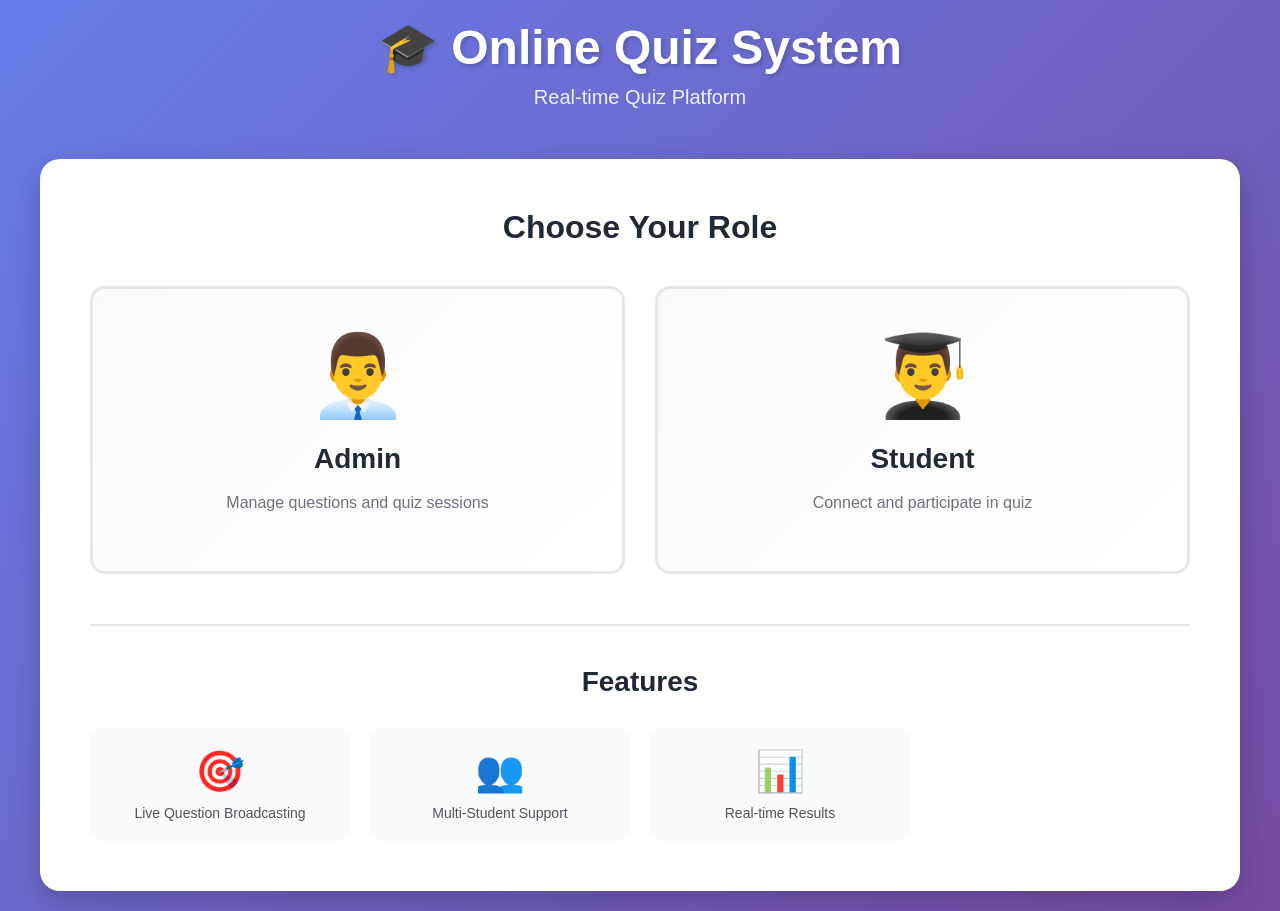
<file: frontend/index.html>
<!DOCTYPE html>
<html lang="en">
<head>
    <meta charset="UTF-8">
    <meta name="viewport" content="width=device-width, initial-scale=1.0">
    <title>Quiz System</title>
    <link rel="stylesheet" href="styles/main.css">
</head>
<body>
    <div class="container">
        <header>
            <h1>🎓 Online Quiz System</h1>
            <p class="subtitle">Real-time Quiz Platform</p>
        </header>
        
        <main class="landing-page">
            <div class="role-selection">
                <h2>Choose Your Role</h2>
                <div class="role-cards">
                    <a href="pages/admin.html" class="role-card admin-card">
                        <div class="card-icon">👨‍💼</div>
                        <h3>Admin</h3>
                        <p>Manage questions and quiz sessions</p>
                    </a>
                    <a href="pages/student.html" class="role-card student-card">
                        <div class="card-icon">👨‍🎓</div>
                        <h3>Student</h3>
                        <p>Connect and participate in quiz</p>
                    </a>
                </div>
            </div>

            <div class="features">
                <h3>Features</h3>
                <div class="feature-list">
                    
                    <div class="feature-item">
                        <span>🎯</span>
                        <p>Live Question Broadcasting</p>
                    </div>
                    <div class="feature-item">
                        <span>👥</span>
                        <p>Multi-Student Support</p>
                    </div>
                    <div class="feature-item">
                        <span>📊</span>
                        <p>Real-time Results</p>
                    </div>
                </div>
            </div>
        </main>
    </div>

    <script type="module" src="js/main/app.js"></script>
</body>
</html>
</file>
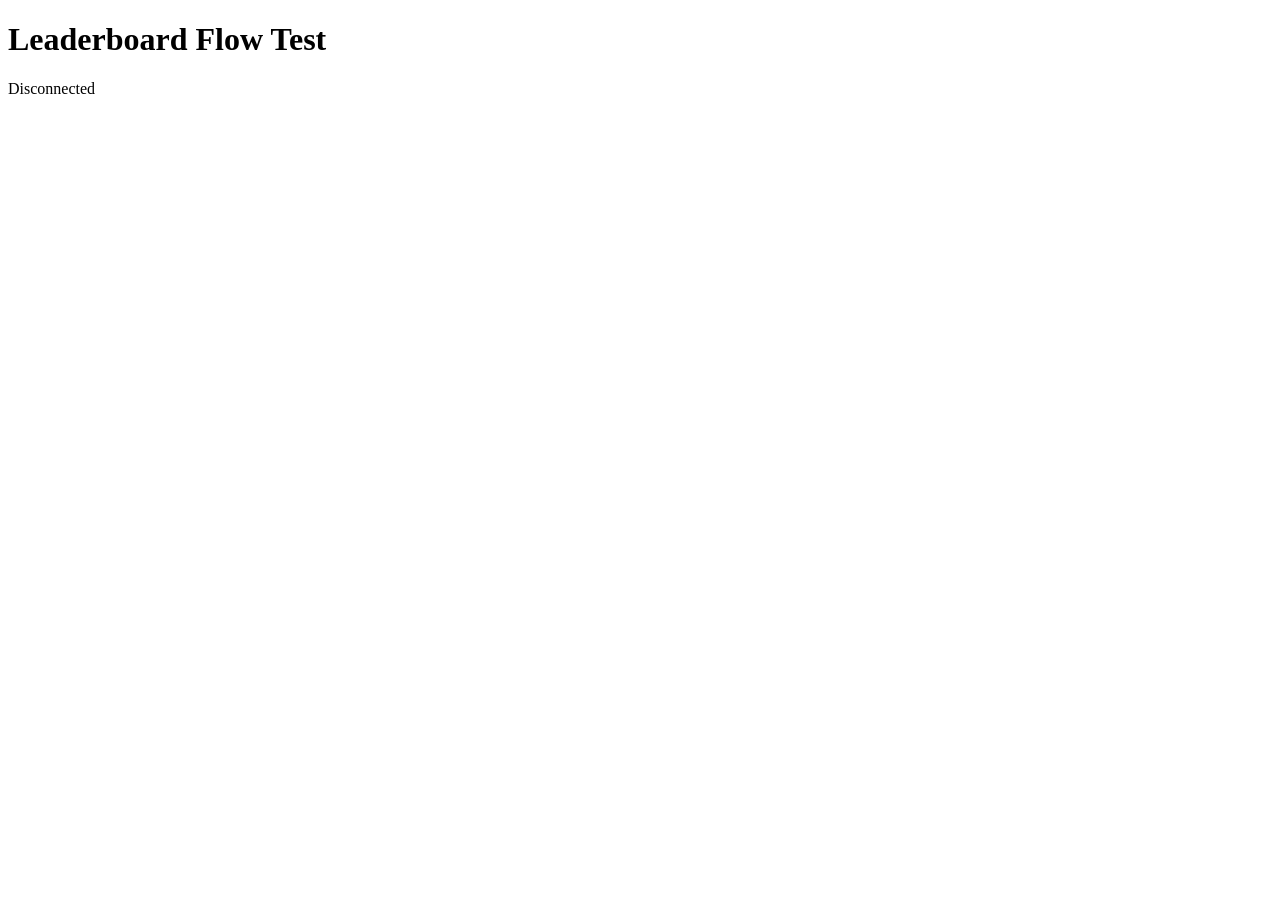
<file: test-flow.html>
<!DOCTYPE html>
<html>
<head>
    <title>Test Leaderboard Flow</title>
</head>
<body>
    <h1>Leaderboard Flow Test</h1>
    <div id="status">Connecting...</div>
    <div id="messages"></div>
    
    <script>
        const ws = new WebSocket('ws://localhost:8081');
        const status = document.getElementById('status');
        const messages = document.getElementById('messages');
        
        ws.onopen = () => {
            status.textContent = 'Connected';
            ws.send('TestStudent1');
            
            setTimeout(() => {
                ws.send('ANSWER|1|A');
            }, 2000);
            
            setTimeout(() => {
                ws.send('ANSWER|2|B');
            }, 4000);
        };
        
        ws.onmessage = (event) => {
            messages.innerHTML += '<div>' + event.data + '</div>';
        };
        
        ws.onclose = () => {
            status.textContent = 'Disconnected';
        };
        
        ws.onerror = (error) => {
            status.textContent = 'Error: ' + error;
        };
    </script>
</body>
</html>
</file>
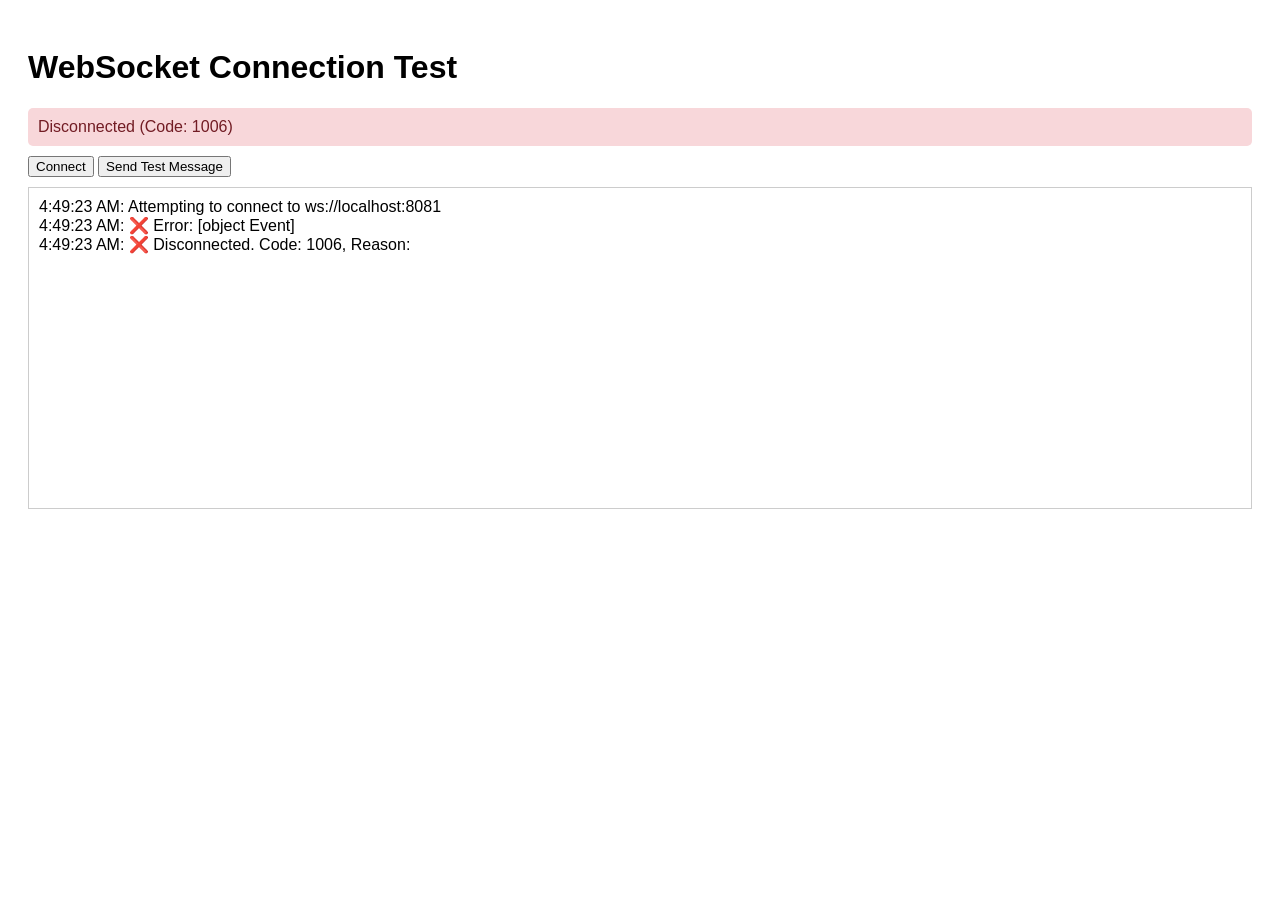
<file: frontend/websocket-test.html>
<!DOCTYPE html>
<html>
<head>
    <title>WebSocket Connection Test</title>
    <style>
        body { font-family: Arial, sans-serif; padding: 20px; }
        .status { padding: 10px; margin: 10px 0; border-radius: 5px; }
        .connected { background: #d4edda; color: #155724; }
        .disconnected { background: #f8d7da; color: #721c24; }
        .connecting { background: #fff3cd; color: #856404; }
        #messages { border: 1px solid #ccc; height: 300px; overflow-y: auto; padding: 10px; margin: 10px 0; }
    </style>
</head>
<body>
    <h1>WebSocket Connection Test</h1>
    <div id="status" class="status connecting">Connecting...</div>
    <button onclick="connect()">Connect</button>
    <button onclick="sendTest()">Send Test Message</button>
    <div id="messages"></div>
    
    <script>
        let ws = null;
        const status = document.getElementById('status');
        const messages = document.getElementById('messages');
        
        function log(message) {
            messages.innerHTML += '<div>' + new Date().toLocaleTimeString() + ': ' + message + '</div>';
            messages.scrollTop = messages.scrollHeight;
        }
        
        function connect() {
            if (ws && ws.readyState === WebSocket.OPEN) {
                log('Already connected');
                return;
            }
            
            log('Attempting to connect to ws://localhost:8081');
            ws = new WebSocket('ws://localhost:8081');
            
            ws.onopen = () => {
                status.textContent = 'Connected';
                status.className = 'status connected';
                log('✅ Connected successfully');
                ws.send('TestClient');
                log('📤 Sent: TestClient');
            };
            
            ws.onmessage = (event) => {
                log('📨 Received: ' + event.data);
            };
            
            ws.onclose = (event) => {
                status.textContent = 'Disconnected (Code: ' + event.code + ')';
                status.className = 'status disconnected';
                log('❌ Disconnected. Code: ' + event.code + ', Reason: ' + event.reason);
            };
            
            ws.onerror = (error) => {
                status.textContent = 'Error';
                status.className = 'status disconnected';
                log('❌ Error: ' + error);
            };
        }
        
        function sendTest() {
            if (ws && ws.readyState === WebSocket.OPEN) {
                ws.send('ANSWER|1|A');
                log('📤 Sent test answer: ANSWER|1|A');
            } else {
                log('❌ Not connected');
            }
        }
        
        // Auto-connect on load
        connect();
    </script>
</body>
</html>
</file>
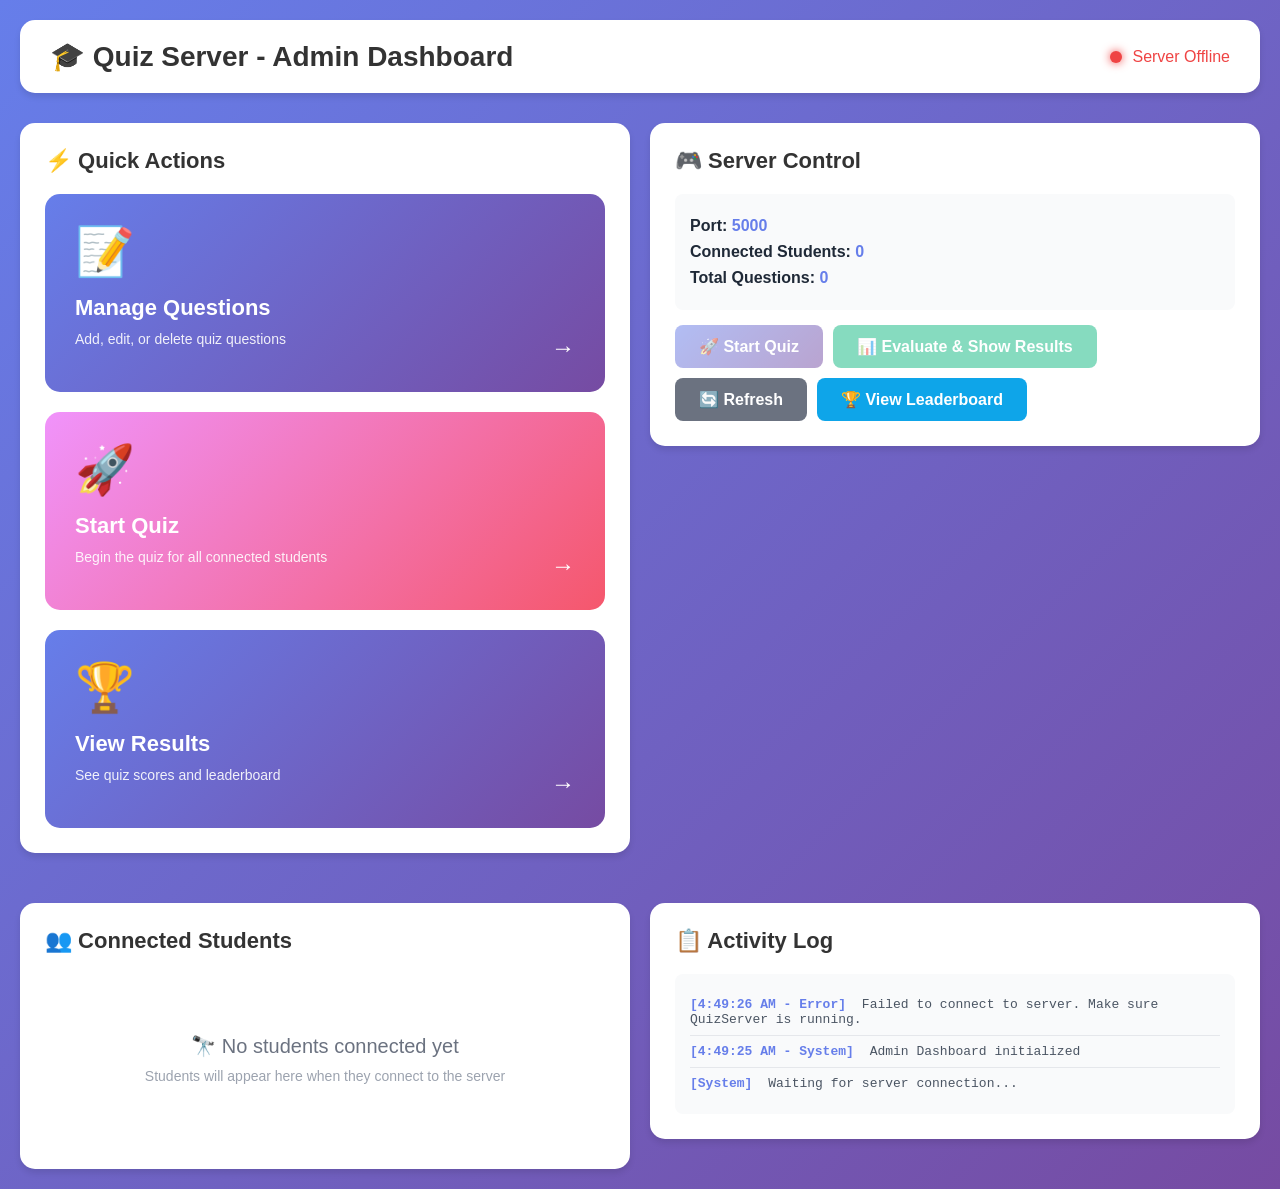
<file: frontend/pages/admin.html>
<!DOCTYPE html>
<html lang="en">
<head>
    <meta charset="UTF-8">
    <meta name="viewport" content="width=device-width, initial-scale=1.0">
    <title>Admin Dashboard - Quiz Server</title>
    <link rel="stylesheet" href="../styles/admin.css">
</head>
<body>
    <div class="container">
        <header>
            <h1>🎓 Quiz Server - Admin Dashboard</h1>
            <div class="server-status">
                <span id="status-indicator" class="status-dot offline"></span>
                <span id="status-text">Server Offline</span>
            </div>
        </header>

        <main>
            <!-- Quick Actions Section -->
            <section class="quick-actions">
                <div class="card">
                    <h2>⚡ Quick Actions</h2>
                    <div class="action-buttons">
                        <a href="questions.html" class="action-card">
                            <div class="action-icon">📝</div>
                            <h3>Manage Questions</h3>
                            <p>Add, edit, or delete quiz questions</p>
                            <span class="action-arrow">→</span>
                        </a>
                        <div class="action-card" id="start-quiz-card">
                            <div class="action-icon">🚀</div>
                            <h3>Start Quiz</h3>
                            <p>Begin the quiz for all connected students</p>
                            <span class="action-arrow">→</span>
                        </div>
                        <a href="results.html" class="action-card">
                            <div class="action-icon">🏆</div>
                            <h3>View Results</h3>
                            <p>See quiz scores and leaderboard</p>
                            <span class="action-arrow">→</span>
                        </a>
                    </div>
                </div>
            </section>

            <!-- Server Control - Member 1 -->
            <section class="control-panel">
                <div class="card">
                    <h2>🎮 Server Control</h2>
                    <div class="server-info">
                        <p><strong>Port:</strong> <span id="server-port">5000</span></p>
                        <p><strong>Connected Students:</strong> <span id="student-count">0</span></p>
                        <p><strong>Total Questions:</strong> <span id="question-count">0</span></p>
                    </div>
                    <div class="button-group">
                        <button id="start-quiz-btn" class="btn btn-primary" disabled>
                            🚀 Start Quiz
                        </button>
                        <button id="evaluate-quiz-btn" class="btn btn-success" disabled>
                            📊 Evaluate & Show Results
                        </button>
                        <button id="refresh-btn" class="btn btn-secondary">
                            🔄 Refresh
                        </button>
                        <a href="leaderboard.html" class="btn btn-info">
                            🏆 View Leaderboard
                        </a>
                    </div>
                </div>
            </section>

            <!-- Connected Students - Member 1 -->
            <section class="students-section">
                <div class="card">
                    <h2>👥 Connected Students</h2>
                    <div id="students-list" class="students-list">
                        <div class="empty-state">
                            <p>🔭 No students connected yet</p>
                            <p class="hint">Students will appear here when they connect to the server</p>
                        </div>
                    </div>
                </div>
            </section>

            <!-- Activity Log - Member 1 -->
            <section class="logs-section">
                <div class="card">
                    <h2>📋 Activity Log</h2>
                    <div id="activity-log" class="activity-log">
                        <div class="log-entry">
                            <span class="timestamp">[System]</span>
                            <span>Waiting for server connection...</span>
                        </div>
                    </div>
                </div>
            </section>
        </main>
    </div>

    <script type="module" src="../js/admin/app.js"></script>
</body>
</html>
</file>
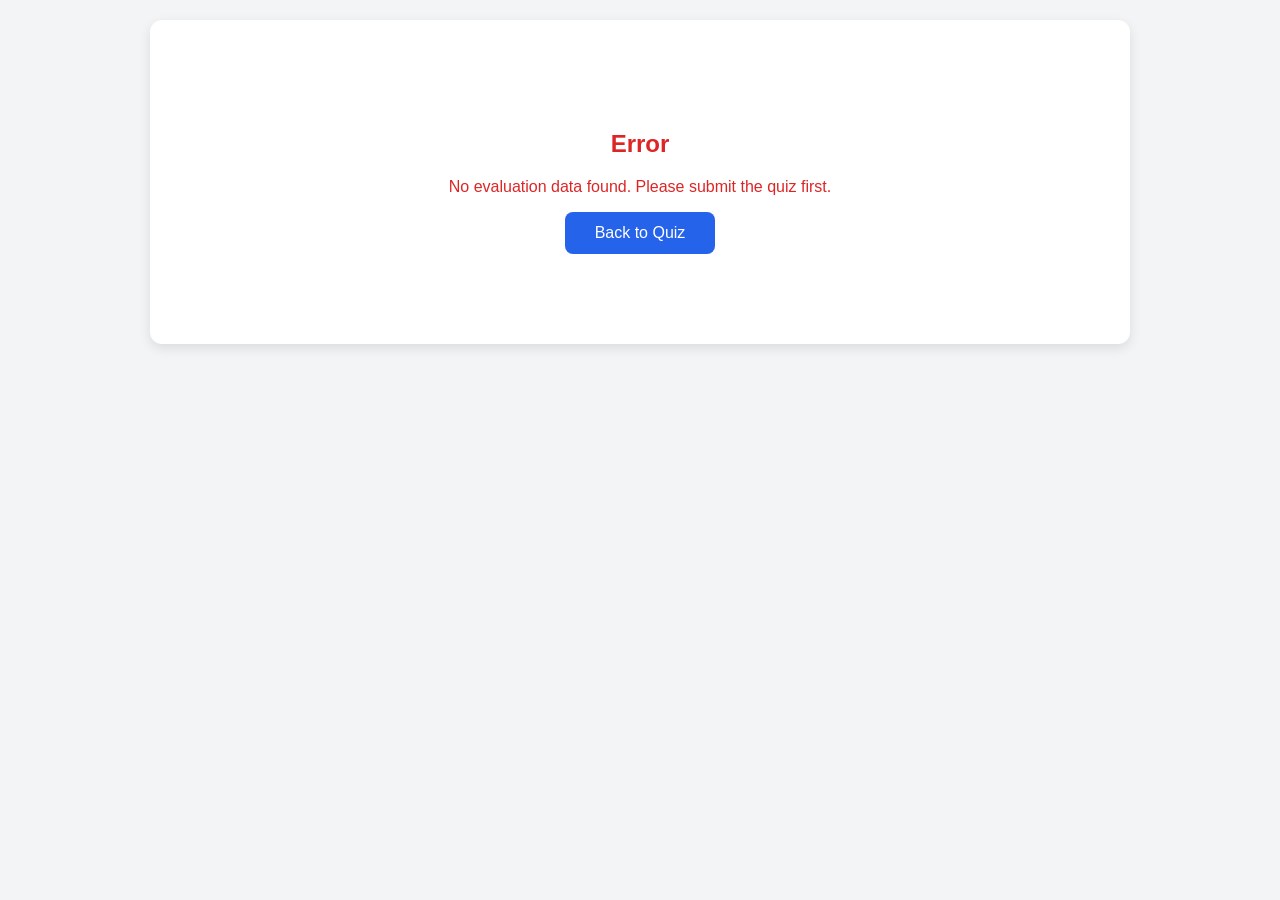
<file: frontend/pages/evaluation.html>
<!DOCTYPE html>
<html lang="en">
<head>
<meta charset="UTF-8">
<title>Answer Evaluation</title>
<style>
  body { 
    font-family: sans-serif; 
    background: #f3f4f6; 
    margin: 0;
    padding: 20px;
  }
  .container { 
    max-width: 900px;
    margin: 0 auto;
    background: #fff; 
    padding: 40px; 
    border-radius: 12px; 
    box-shadow: 0 4px 12px rgba(0,0,0,0.1); 
  }
  h1 { 
    color: #1f2937; 
    margin-bottom: 10px;
    text-align: center;
  }
  .student-info {
    text-align: center;
    margin-bottom: 30px;
    padding: 20px;
    background: linear-gradient(135deg, #667eea 0%, #764ba2 100%);
    border-radius: 10px;
    color: white;
  }
  .student-name {
    font-size: 1.5em;
    font-weight: bold;
    margin-bottom: 10px;
  }
  .score-info {
    font-size: 1.2em;
  }
  .question-card {
    margin-bottom: 30px;
    padding: 25px;
    border: 2px solid #e5e7eb;
    border-radius: 10px;
    background: #fafafa;
  }
  .question-header {
    display: flex;
    justify-content: space-between;
    align-items: center;
    margin-bottom: 15px;
  }
  .question-number {
    font-weight: bold;
    color: #2563eb;
    font-size: 1.1em;
  }
  .question-status {
    padding: 5px 15px;
    border-radius: 20px;
    font-weight: bold;
    font-size: 0.9em;
  }
  .status-correct {
    background: #d1fae5;
    color: #065f46;
  }
  .status-incorrect {
    background: #fee2e2;
    color: #991b1b;
  }
  .status-unanswered {
    background: #fef3c7;
    color: #92400e;
  }
  .question-text {
    font-size: 1.1em;
    margin-bottom: 20px;
    color: #1f2937;
    font-weight: 500;
  }
  .answer-section {
    margin-top: 15px;
  }
  .answer-label {
    font-weight: bold;
    color: #4b5563;
    margin-bottom: 10px;
    display: block;
    font-size: 0.95em;
  }
  .options-list {
    list-style: none;
    padding: 0;
    margin: 0;
  }
  .option-item {
    padding: 12px 15px;
    margin: 8px 0;
    border-radius: 6px;
    border: 2px solid #e5e7eb;
    background: #f9fafb;
    position: relative;
    transition: all 0.2s;
  }
  .option-item.student-answer {
    background: #dbeafe;
    border-color: #2563eb;
    border-width: 2px;
  }
  .option-item.student-answer.correct {
    background: #d1fae5;
    border-color: #059669;
  }
  .option-item.student-answer.incorrect {
    background: #fee2e2;
    border-color: #dc2626;
  }
  .option-item.correct-answer {
    background: #d1fae5;
    border-color: #059669;
    border-width: 2px;
  }
  .option-badge {
    display: inline-block;
    padding: 2px 10px;
    border-radius: 12px;
    font-size: 0.8em;
    font-weight: bold;
    margin-left: 10px;
  }
  .badge-your-answer {
    background: #2563eb;
    color: white;
  }
  .badge-correct {
    background: #059669;
    color: white;
  }
  .badge-wrong {
    background: #dc2626;
    color: white;
  }
  .no-answer-notice {
    padding: 15px;
    background: #fef3c7;
    border-left: 4px solid #f59e0b;
    border-radius: 6px;
    margin-top: 10px;
    color: #92400e;
  }
  .button-container {
    text-align: center;
    margin-top: 30px;
  }
  button { 
    padding: 12px 30px; 
    background: #2563eb; 
    color: #fff; 
    border: none; 
    border-radius: 8px; 
    cursor: pointer; 
    font-size: 1em;
    transition: background 0.3s;
    margin: 0 10px;
  }
  button:hover {
    background: #1d4ed8;
  }
  button.secondary {
    background: #6b7280;
  }
  button.secondary:hover {
    background: #4b5563;
  }
  .loading {
    text-align: center;
    padding: 50px;
    color: #6b7280;
  }
  .loading-spinner {
    border: 4px solid #f3f4f6;
    border-top: 4px solid #2563eb;
    border-radius: 50%;
    width: 50px;
    height: 50px;
    animation: spin 1s linear infinite;
    margin: 20px auto;
  }
  @keyframes spin {
    0% { transform: rotate(0deg); }
    100% { transform: rotate(360deg); }
  }
  .error {
    text-align: center;
    padding: 50px;
    color: #dc2626;
  }
  .summary-stats {
    display: grid;
    grid-template-columns: repeat(auto-fit, minmax(200px, 1fr));
    gap: 15px;
    margin-bottom: 30px;
  }
  .stat-card {
    padding: 20px;
    background: #f9fafb;
    border-radius: 8px;
    text-align: center;
  }
  .stat-label {
    font-size: 0.9em;
    color: #6b7280;
    margin-bottom: 5px;
  }
  .stat-value {
    font-size: 2em;
    font-weight: bold;
    color: #1f2937;
  }
</style>
</head>
<body>
<div class="container">
  <div id="loading-section" class="loading">
    <div class="loading-spinner"></div>
    <p>Loading evaluation results...</p>
  </div>

  <div id="error-section" class="error" style="display: none;">
    <h2>Error</h2>
    <p id="error-message"></p>
    <button onclick="window.location.href='student.html'">Back to Quiz</button>
  </div>

  <div id="content-section" style="display: none;">
    <h1>📝 Answer Evaluation</h1>
    
    <div class="student-info">
      <div class="student-name" id="student-name"></div>
      <div class="score-info" id="score-info"></div>
    </div>

    <div class="summary-stats">
      <div class="stat-card">
        <div class="stat-label">Total Questions</div>
        <div class="stat-value" id="total-questions">0</div>
      </div>
      <div class="stat-card">
        <div class="stat-label">Correct Answers</div>
        <div class="stat-value" style="color: #059669;" id="correct-answers">0</div>
      </div>
      <div class="stat-card">
        <div class="stat-label">Incorrect Answers</div>
        <div class="stat-value" style="color: #dc2626;" id="incorrect-answers">0</div>
      </div>
      <div class="stat-card">
        <div class="stat-label">Unanswered</div>
        <div class="stat-value" style="color: #d97706;" id="unanswered">0</div>
      </div>
    </div>

    <div id="questions-container"></div>

    <div class="button-container">
      <button onclick="window.location.href='results.html?source=student'">View Leaderboard</button>
      <button class="secondary" onclick="window.location.href='student.html'">Take Another Quiz</button>
      <button class="secondary" onclick="window.location.href='../index.html'">Return to Home</button>
    </div>
  </div>
</div>

<script type="module">
import { API_ENDPOINTS } from '../js/api/endpoints.js';

(async function() {
  'use strict';
  
  // Get evaluation data from sessionStorage
  const evaluationDataStr = sessionStorage.getItem('evaluation_data');
  
  if (!evaluationDataStr) {
    showError('No evaluation data found. Please submit the quiz first.');
    return;
  }

  try {
    const evaluationData = JSON.parse(evaluationDataStr);
    console.log('📊 Evaluation data:', evaluationData);
    
    // Fetch questions to display with answers
    await loadQuestionsAndDisplay(evaluationData);
    
  } catch (e) {
    console.error('❌ Error:', e);
    showError('Failed to load evaluation: ' + e.message);
  }

  async function loadQuestionsAndDisplay(evaluationData) {
    try {
      // Fetch all questions (which include correct answers)
      const response = await fetch(API_ENDPOINTS.GET_QUESTIONS);
      
      if (!response.ok) {
        throw new Error(`Failed to fetch questions: ${response.status}`);
      }

      const questions = await response.json();
      console.log('📝 Questions loaded:', questions);
      
      displayEvaluation(evaluationData, questions);
      
    } catch (error) {
      console.error('❌ Error loading questions:', error);
      showError('Failed to load questions: ' + error.message);
    }
  }

  function displayEvaluation(evaluationData, questions) {
    document.getElementById('loading-section').style.display = 'none';
    document.getElementById('content-section').style.display = 'block';

    // Display student info
    document.getElementById('student-name').textContent = evaluationData.studentName;
    document.getElementById('score-info').textContent = 
      `Score: ${evaluationData.score} / ${evaluationData.totalQuestions} (${evaluationData.percentage.toFixed(1)}%)`;

    // Calculate statistics
    let correctCount = 0;
    let incorrectCount = 0;
    let unansweredCount = 0;

    const studentAnswers = evaluationData.answers;
    const detailedResults = evaluationData.detailedResults || {};
    const questionsContainer = document.getElementById('questions-container');
    
    questions.forEach((question, index) => {
      const questionId = question.id;
      const studentAnswer = studentAnswers[questionId];
      const correctAnswer = question.answer;
      
      // Check if answer is correct using detailedResults or fallback to comparison
      const isCorrect = detailedResults[questionId] === true || 
                       (studentAnswer && studentAnswer.trim().toLowerCase() === correctAnswer.trim().toLowerCase());
      const isAnswered = studentAnswer !== undefined && studentAnswer !== null && studentAnswer !== '';
      
      if (!isAnswered) {
        unansweredCount++;
      } else if (isCorrect) {
        correctCount++;
      } else {
        incorrectCount++;
      }

      // Create question card
      const card = document.createElement('div');
      card.className = 'question-card';
      
      let statusClass, statusText;
      if (!isAnswered) {
        statusClass = 'status-unanswered';
        statusText = 'Not Answered';
      } else if (isCorrect) {
        statusClass = 'status-correct';
        statusText = '✓ Correct';
      } else {
        statusClass = 'status-incorrect';
        statusText = '✗ Incorrect';
      }

      // Build options HTML
      let optionsHtml = '';
      if (question.options && question.options.length > 0) {
        optionsHtml = '<ul class="options-list">';
        question.options.forEach(option => {
          const isStudentAnswer = studentAnswer === option;
          const isCorrectOption = correctAnswer === option;
          
          let optionClass = 'option-item';
          let badgeHtml = '';
          
          if (isStudentAnswer && isCorrectOption) {
            // Student selected correct answer
            optionClass += ' student-answer correct';
            badgeHtml = '<span class="option-badge badge-correct">✓ Your Answer - Correct!</span>';
          } else if (isStudentAnswer && !isCorrectOption) {
            // Student selected wrong answer
            optionClass += ' student-answer incorrect';
            badgeHtml = '<span class="option-badge badge-wrong">✗ Your Answer</span>';
          } else if (!isStudentAnswer && isCorrectOption) {
            // This is the correct answer but student didn't select it
            optionClass += ' correct-answer';
            badgeHtml = '<span class="option-badge badge-correct">✓ Correct Answer</span>';
          }
          
          optionsHtml += `<li class="${optionClass}">${option}${badgeHtml}</li>`;
        });
        optionsHtml += '</ul>';
      } else {
        // No options available (text answer)
        optionsHtml = `
          <div class="answer-section">
            <label class="answer-label">Your Answer:</label>
            <div class="option-item student-answer ${isCorrect ? 'correct' : 'incorrect'}">
              ${isAnswered ? studentAnswer : 'No answer provided'}
              ${isCorrect ? '<span class="option-badge badge-correct">✓ Correct</span>' : '<span class="option-badge badge-wrong">✗ Wrong</span>'}
            </div>
            ${!isCorrect ? `
              <label class="answer-label">Correct Answer:</label>
              <div class="option-item correct-answer">
                ${correctAnswer}
                <span class="option-badge badge-correct">✓ Correct Answer</span>
              </div>
            ` : ''}
          </div>
        `;
      }

      // Add no answer notice if applicable
      const noAnswerNotice = !isAnswered ? 
        '<div class="no-answer-notice">⚠️ You did not answer this question</div>' : '';

      card.innerHTML = `
        <div class="question-header">
          <span class="question-number">Question ${index + 1}</span>
          <span class="question-status ${statusClass}">${statusText}</span>
        </div>
        <div class="question-text">${question.question || question.text || 'No question text'}</div>
        <div class="answer-section">
          <label class="answer-label">Answer Options:</label>
          ${optionsHtml}
          ${noAnswerNotice}
        </div>
      `;
      
      questionsContainer.appendChild(card);
    });

    // Update statistics
    document.getElementById('total-questions').textContent = questions.length;
    document.getElementById('correct-answers').textContent = correctCount;
    document.getElementById('incorrect-answers').textContent = incorrectCount;
    document.getElementById('unanswered').textContent = unansweredCount;
  }

  function showError(message) {
    document.getElementById('loading-section').style.display = 'none';
    document.getElementById('error-section').style.display = 'block';
    document.getElementById('error-message').textContent = message;
  }
})();
</script>
</body>
</html>
</file>
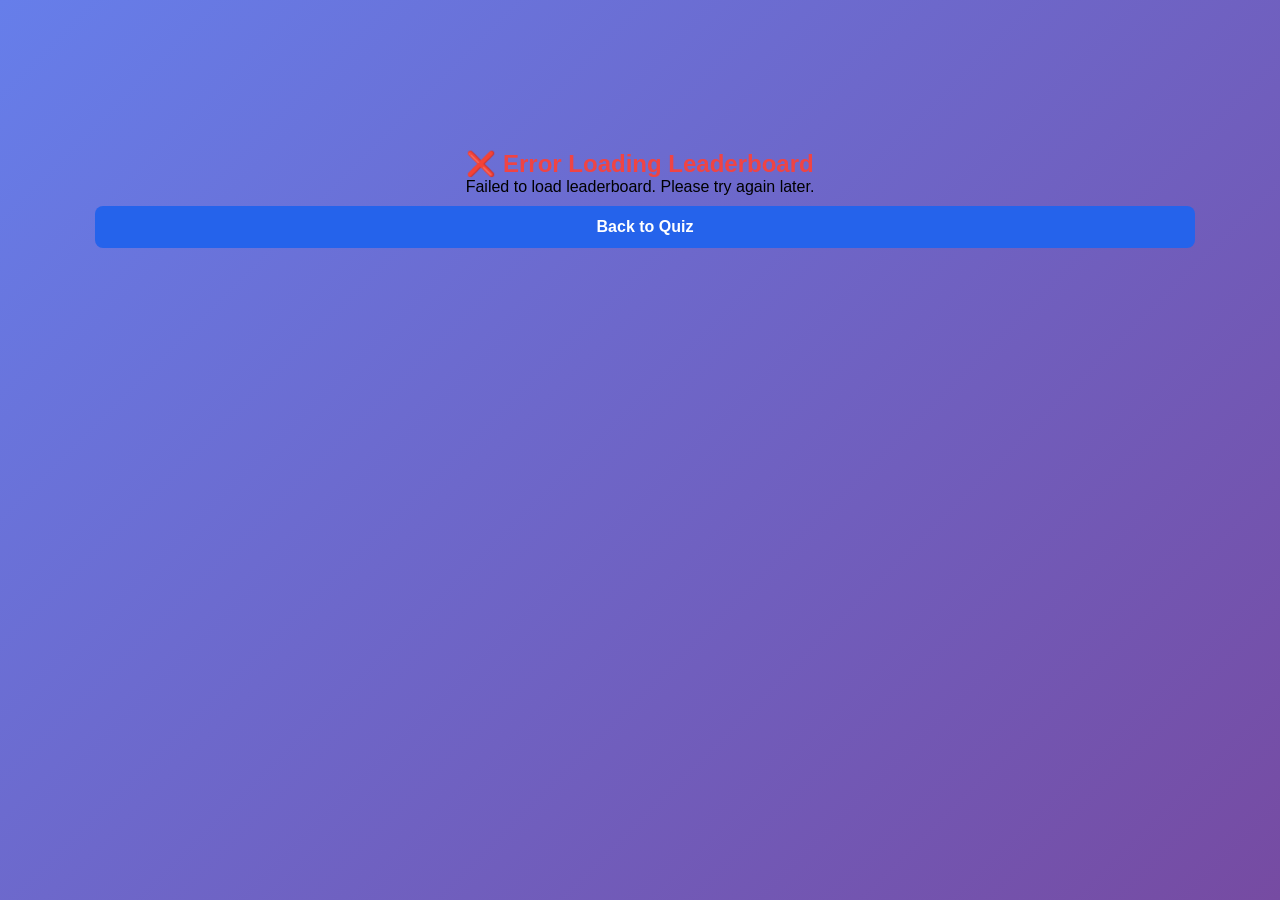
<file: frontend/pages/leaderboard.html>
<!DOCTYPE html>
<html lang="en">
<head>
    <meta charset="UTF-8">
    <meta name="viewport" content="width=device-width, initial-scale=1.0">
    <title>Leaderboard - Online Quiz System</title>
    <link rel="stylesheet" href="../styles/student.css">
    <style>
        .leaderboard-container {
            max-width: 1200px;
            margin: 40px auto;
            padding: 30px;
        }
        
        .leaderboard-card {
            background: white;
            border-radius: 12px;
            padding: 30px;
            box-shadow: 0 4px 6px rgba(0, 0, 0, 0.1);
        }
        
        .leaderboard-header {
            text-align: center;
            margin-bottom: 30px;
        }
        
        .leaderboard-header h1 {
            color: #1e40af;
            margin-bottom: 10px;
            font-size: 2.5rem;
        }
        
        .leaderboard-header p {
            color: #6b7280;
            font-size: 1.1rem;
        }
        
        .leaderboard-table {
            margin-top: 40px;
            overflow-x: auto;
        }
        
        table {
            width: 100%;
            border-collapse: collapse;
            background: white;
        }
        
        thead {
            background: linear-gradient(135deg, #667eea 0%, #764ba2 100%);
            color: white;
        }
        
        thead th {
            padding: 15px;
            text-align: left;
            font-weight: 600;
        }
        
        tbody tr {
            border-bottom: 1px solid #e5e7eb;
            transition: background 0.3s;
        }
        
        tbody tr:hover {
            background: #f9fafb;
        }
        
        tbody td {
            padding: 15px;
        }
        
        .rank-badge {
            display: inline-flex;
            align-items: center;
            justify-content: center;
            width: 40px;
            height: 40px;
            border-radius: 50%;
            font-weight: bold;
            color: white;
        }
        
        .rank-1 { background: linear-gradient(135deg, #fbbf24 0%, #f59e0b 100%); }
        .rank-2 { background: linear-gradient(135deg, #9ca3af 0%, #6b7280 100%); }
        .rank-3 { background: linear-gradient(135deg, #cd7f32 0%, #b87333 100%); }
        .rank-other { background: linear-gradient(135deg, #667eea 0%, #764ba2 100%); }
        
        .score-badge {
            display: inline-block;
            padding: 6px 12px;
            border-radius: 20px;
            font-weight: 600;
            background: #e0e7ff;
            color: #4338ca;
        }
        
        .percentage-badge {
            display: inline-block;
            padding: 6px 12px;
            border-radius: 20px;
            font-weight: 600;
        }
        
        .percentage-high { background: #d1fae5; color: #065f46; }
        .percentage-medium { background: #fed7aa; color: #92400e; }
        .percentage-low { background: #fecaca; color: #991b1b; }
        
        .actions {
            text-align: center;
            margin-top: 40px;
        }
        
        .btn {
            padding: 12px 24px;
            border-radius: 8px;
            border: none;
            cursor: pointer;
            font-size: 16px;
            font-weight: 600;
            text-decoration: none;
            display: inline-block;
            margin: 10px 5px;
            transition: all 0.3s;
        }
        
        .btn-primary {
            background: #2563eb;
            color: white;
        }
        
        .btn-primary:hover {
            background: #1d4ed8;
        }
        
        .btn-success {
            background: #10b981;
            color: white;
        }
        
        .btn-success:hover {
            background: #059669;
        }
        
        .loading {
            text-align: center;
            padding: 60px 20px;
        }
        
        .spinner {
            width: 50px;
            height: 50px;
            border: 4px solid #e5e7eb;
            border-top-color: #2563eb;
            border-radius: 50%;
            animation: spin 1s linear infinite;
            margin: 0 auto 20px;
        }
        
        @keyframes spin {
            to { transform: rotate(360deg); }
        }
        
        @keyframes slideUp {
            from {
                opacity: 0;
                transform: translateY(50px);
            }
            to {
                opacity: 1;
                transform: translateY(0);
            }
        }
        
        .stats {
            display: grid;
            grid-template-columns: repeat(auto-fit, minmax(200px, 1fr));
            gap: 20px;
            margin: 30px 0;
        }
        
        .stat-box {
            background: linear-gradient(135deg, #667eea 0%, #764ba2 100%);
            color: white;
            padding: 20px;
            border-radius: 10px;
            text-align: center;
        }
        
        .stat-box h3 {
            font-size: 36px;
            margin: 10px 0;
        }
        
        .stat-box p {
            font-size: 14px;
            opacity: 0.9;
        }
    </style>
</head>
<body>
    <div class="leaderboard-container">
        <div id="loading-section" class="loading">
            <div class="spinner"></div>
            <h2>Loading Leaderboard...</h2>
            <p>Please wait while we fetch the results</p>
        </div>
        
        <div id="leaderboard-section" style="display: none;">
            <div class="leaderboard-card">
                <div class="leaderboard-header">
                    <h1>🏆 Leaderboard</h1>
                    <p>Top performers in the quiz</p>
                </div>
                
                <div class="stats">
                    <div class="stat-box">
                        <p>Total Participants</p>
                        <h3 id="total-students">0</h3>
                        <p>Students</p>
                    </div>
                    <div class="stat-box" style="background: linear-gradient(135deg, #10b981 0%, #059669 100%);">
                        <p>Highest Score</p>
                        <h3 id="highest-score">0</h3>
                        <p>Points</p>
                    </div>
                    <div class="stat-box" style="background: linear-gradient(135deg, #f59e0b 0%, #d97706 100%);">
                        <p>Average Score</p>
                        <h3 id="average-score">0</h3>
                        <p>Points</p>
                    </div>
                </div>
                
                <div class="leaderboard-table">
                    <h3>📋 Complete Rankings</h3>
                    <table>
                        <thead>
                            <tr>
                                <th>Rank</th>
                                <th>Student Name</th>
                                <th>Score</th>
                                <th>Correct</th>
                                <th>Wrong</th>
                                <th>Percentage</th>
                            </tr>
                        </thead>
                        <tbody id="leaderboard-body">
                            <!-- Table rows will be inserted here -->
                        </tbody>
                    </table>
                </div>
                
                <div class="actions">
                    <a href="student.html" class="btn btn-primary">🔄 Take Quiz Again</a>
                    <button onclick="window.print()" class="btn btn-success">🖨️ Print Results</button>
                </div>
            </div>
        </div>
        
        <div id="error-section" style="display: none; text-align: center; padding: 60px 20px;">
            <h2 style="color: #ef4444;">❌ Error Loading Leaderboard</h2>
            <p id="error-message"></p>
            <a href="student.html" class="btn btn-primary">Back to Quiz</a>
        </div>
    </div>
    
    <script>
        loadLeaderboard();
        
        async function loadLeaderboard() {
            try {
                const response = await fetch('http://localhost:8080/api/results/leaderboard');
                
                if (!response.ok) {
                    throw new Error('Failed to load leaderboard');
                }
                
                const leaderboard = await response.json();
                
                if (leaderboard.length === 0) {
                    showError('No results available yet. Please complete the quiz first.');
                    return;
                }
                
                displayLeaderboard(leaderboard);
                
            } catch (error) {
                console.error('Error loading leaderboard:', error);
                showError('Failed to load leaderboard. Please try again later.');
            }
        }
        
        function displayLeaderboard(leaderboard) {
            document.getElementById('loading-section').style.display = 'none';
            document.getElementById('leaderboard-section').style.display = 'block';
            
            // Calculate stats
            const totalStudents = leaderboard.length;
            const highestScore = leaderboard[0]?.score || 0;
            const averageScore = (leaderboard.reduce((sum, item) => sum + item.score, 0) / totalStudents).toFixed(2);
            
            document.getElementById('total-students').textContent = totalStudents;
            document.getElementById('highest-score').textContent = highestScore;
            document.getElementById('average-score').textContent = averageScore;
            
            // Display full table
            displayTable(leaderboard);
        }
        
        function displayTable(leaderboard) {
            const tbody = document.getElementById('leaderboard-body');
            
            tbody.innerHTML = leaderboard.map((student, index) => {
                const rank = index + 1;
                const rankClass = rank <= 3 ? `rank-${rank}` : 'rank-other';
                const percentage = parseFloat(student.percentage);
                const percentageClass = percentage >= 80 ? 'percentage-high' : 
                                       percentage >= 50 ? 'percentage-medium' : 'percentage-low';
                
                return `
                    <tr>
                        <td>
                            <span class="rank-badge ${rankClass}">${rank}</span>
                        </td>
                        <td><strong>${escapeHtml(student.studentName)}</strong></td>
                        <td>
                            <span class="score-badge">${student.score}/${student.totalQuestions}</span>
                        </td>
                        <td><span style="color: #10b981;">✅ ${student.correctAnswers}</span></td>
                        <td><span style="color: #ef4444;">❌ ${student.wrongAnswers}</span></td>
                        <td>
                            <span class="percentage-badge ${percentageClass}">${student.percentage}%</span>
                        </td>
                    </tr>
                `;
            }).join('');
        }
        
        function showError(message) {
            document.getElementById('loading-section').style.display = 'none';
            document.getElementById('error-section').style.display = 'block';
            document.getElementById('error-message').textContent = message;
        }
        
        function escapeHtml(text) {
            const div = document.createElement('div');
            div.textContent = text;
            return div.innerHTML;
        }
        
        // Auto-refresh every 30 seconds
        setInterval(() => {
            console.log('Auto-refreshing leaderboard...');
            loadLeaderboard();
        }, 30000);
    </script>
</body>
</html>
</file>
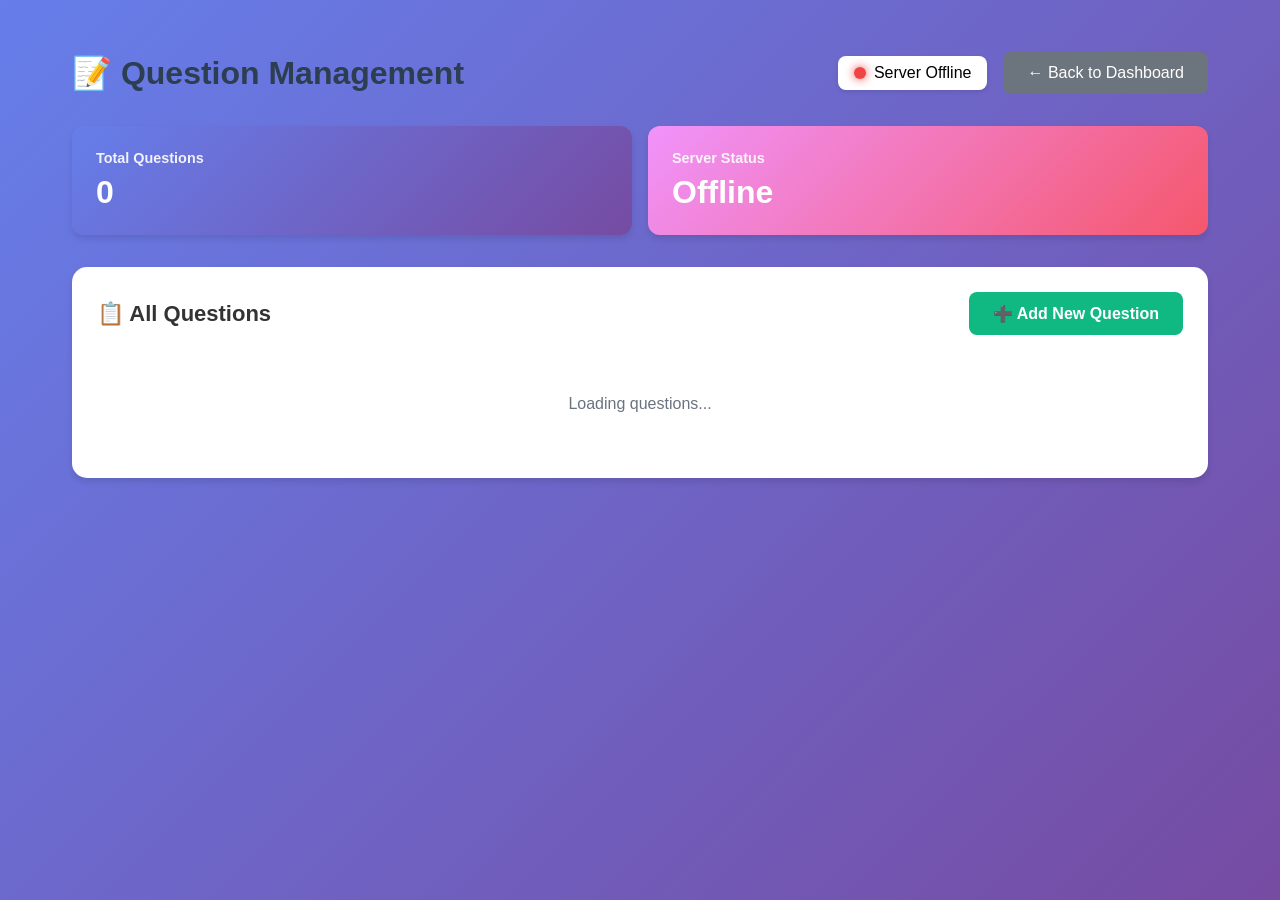
<file: frontend/pages/questions.html>
<!DOCTYPE html>
<html lang="en">
<head>
    <meta charset="UTF-8">
    <meta name="viewport" content="width=device-width, initial-scale=1.0">
    <title>Question Management - Quiz Server</title>
    <link rel="stylesheet" href="../styles/admin.css">
    <style>
        .page-header {
            display: flex;
            justify-content: space-between;
            align-items: center;
            margin-bottom: 2rem;
        }

        .page-header h1 {
            margin: 0;
            color: #2c3e50;
        }

        .back-btn {
            background: #6c757d;
            color: white;
            padding: 0.75rem 1.5rem;
            border: none;
            border-radius: 8px;
            cursor: pointer;
            font-size: 1rem;
            text-decoration: none;
            display: inline-flex;
            align-items: center;
            gap: 0.5rem;
            transition: all 0.3s ease;
        }

        .back-btn:hover {
            background: #5a6268;
            transform: translateY(-2px);
            box-shadow: 0 4px 8px rgba(0,0,0,0.1);
        }

        .server-status {
            display: flex;
            align-items: center;
            gap: 0.5rem;
            padding: 0.5rem 1rem;
            background: white;
            border-radius: 8px;
            box-shadow: 0 2px 4px rgba(0,0,0,0.1);
        }

        .questions-container {
            max-width: 1200px;
            margin: 0 auto;
            padding: 2rem;
        }

        .stats-bar {
            display: flex;
            gap: 1rem;
            margin-bottom: 2rem;
        }

        .stat-card {
            flex: 1;
            background: linear-gradient(135deg, #667eea 0%, #764ba2 100%);
            color: white;
            padding: 1.5rem;
            border-radius: 12px;
            box-shadow: 0 4px 6px rgba(0,0,0,0.1);
        }

        .stat-card h3 {
            margin: 0 0 0.5rem 0;
            font-size: 0.9rem;
            opacity: 0.9;
        }

        .stat-card .stat-value {
            font-size: 2rem;
            font-weight: bold;
        }
    </style>
</head>
<body>
    <div class="questions-container">
        <div class="page-header">
            <h1>📝 Question Management</h1>
            <div style="display: flex; gap: 1rem; align-items: center;">
                <div class="server-status">
                    <span id="status-indicator" class="status-dot offline"></span>
                    <span id="status-text">Server Offline</span>
                </div>
                <a href="admin.html" class="back-btn">
                    ← Back to Dashboard
                </a>
            </div>
        </div>

        <div class="stats-bar">
            <div class="stat-card">
                <h3>Total Questions</h3>
                <div class="stat-value" id="total-questions">0</div>
            </div>
            <div class="stat-card" style="background: linear-gradient(135deg, #f093fb 0%, #f5576c 100%);">
                <h3>Server Status</h3>
                <div class="stat-value" id="server-status-text">Offline</div>
            </div>
        </div>

        <section class="question-management">
            <div class="card">
                <div class="card-header">
                    <h2>📋 All Questions</h2>
                    <button id="add-question-btn" class="btn btn-success">➕ Add New Question</button>
                </div>
                
                <div id="questions-list" class="questions-list">
                    <div class="loading">Loading questions...</div>
                </div>
            </div>
        </section>
    </div>

    <!-- Add/Edit Question Modal -->
    <div id="question-modal" class="modal">
        <div class="modal-content">
            <div class="modal-header">
                <h2 id="modal-title">Add New Question</h2>
                <span class="close">&times;</span>
            </div>
            <div class="modal-body">
                <form id="question-form">
                    <input type="hidden" id="question-id">
                    
                    <div class="form-group">
                        <label>Question Text:</label>
                        <textarea id="question-text" rows="3" required placeholder="Enter your question here..."></textarea>
                    </div>

                    <div class="form-group">
                        <label>Option A:</label>
                        <input type="text" id="option-a" required placeholder="First option">
                    </div>

                    <div class="form-group">
                        <label>Option B:</label>
                        <input type="text" id="option-b" required placeholder="Second option">
                    </div>

                    <div class="form-group">
                        <label>Option C:</label>
                        <input type="text" id="option-c" required placeholder="Third option">
                    </div>

                    <div class="form-group">
                        <label>Option D:</label>
                        <input type="text" id="option-d" required placeholder="Fourth option">
                    </div>

                    <div class="form-group">
                        <label>Correct Answer:</label>
                        <select id="correct-answer" required>
                            <option value="">-- Select Correct Answer --</option>
                            <option value="A">Option A</option>
                            <option value="B">Option B</option>
                            <option value="C">Option C</option>
                            <option value="D">Option D</option>
                        </select>
                    </div>

                    <div class="modal-actions">
                        <button type="button" class="btn btn-secondary" id="cancel-btn">Cancel</button>
                        <button type="submit" class="btn btn-primary" id="save-question-btn">Save Question</button>
                    </div>
                </form>
            </div>
        </div>
    </div>

    <script type="module" src="../js/admin/questions-app.js"></script>
</body>
</html>
</file>
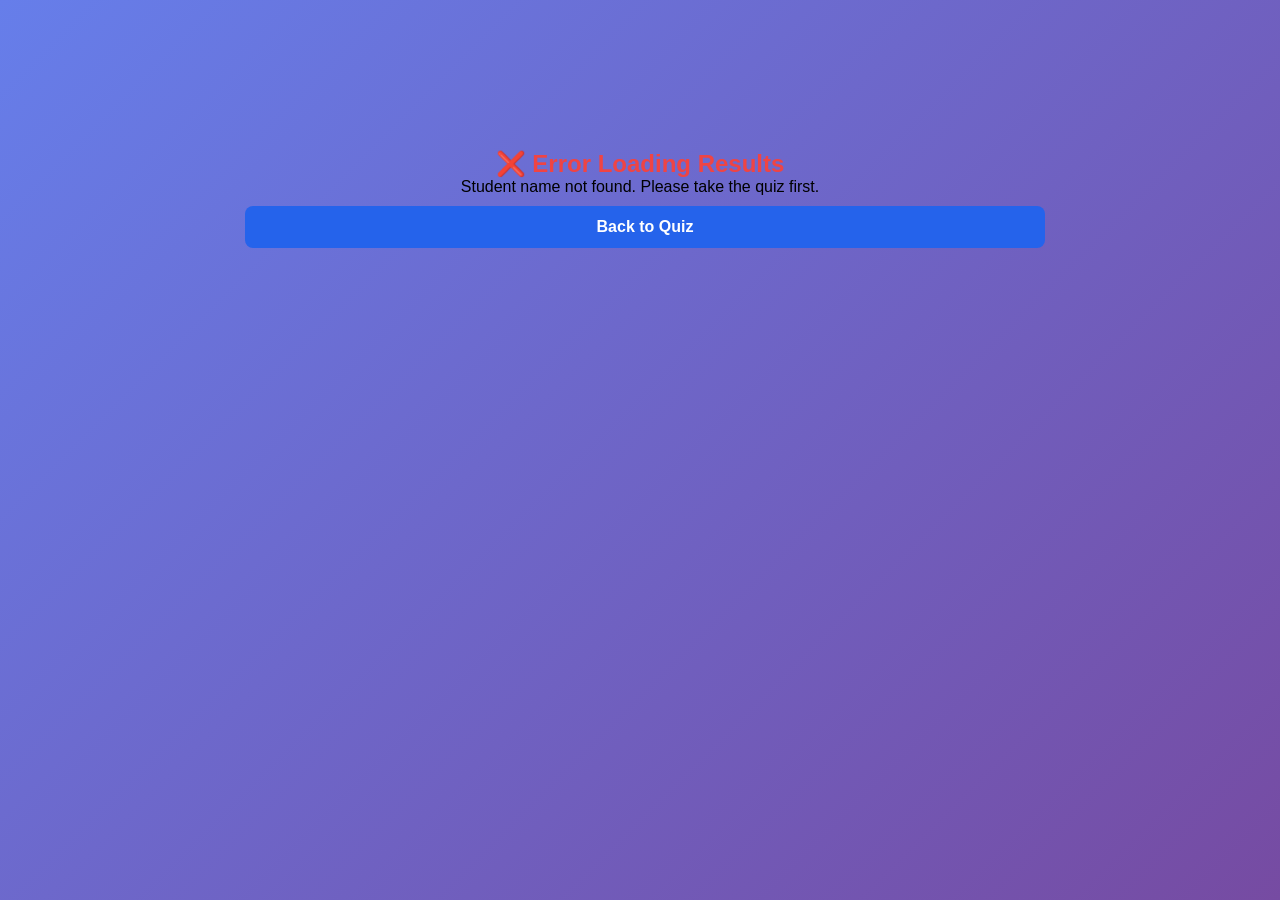
<file: frontend/pages/result.html>
<!DOCTYPE html>
<html lang="en">
<head>
    <meta charset="UTF-8">
    <meta name="viewport" content="width=device-width, initial-scale=1.0">
    <title>Quiz Result - Online Quiz System</title>
    <link rel="stylesheet" href="../styles/student.css">
    <style>
        .result-container {
            max-width: 900px;
            margin: 40px auto;
            padding: 30px;
        }
        
        .result-card {
            background: white;
            border-radius: 12px;
            padding: 30px;
            margin-bottom: 20px;
            box-shadow: 0 4px 6px rgba(0, 0, 0, 0.1);
        }
        
        .result-header {
            text-align: center;
            margin-bottom: 30px;
        }
        
        .result-header h1 {
            color: #1e40af;
            margin-bottom: 10px;
        }
        
        .score-display {
            display: grid;
            grid-template-columns: repeat(auto-fit, minmax(200px, 1fr));
            gap: 20px;
            margin: 30px 0;
        }
        
        .score-box {
            background: linear-gradient(135deg, #667eea 0%, #764ba2 100%);
            color: white;
            padding: 20px;
            border-radius: 10px;
            text-align: center;
        }
        
        .score-box.success {
            background: linear-gradient(135deg, #10b981 0%, #059669 100%);
        }
        
        .score-box.warning {
            background: linear-gradient(135deg, #f59e0b 0%, #d97706 100%);
        }
        
        .score-box.danger {
            background: linear-gradient(135deg, #ef4444 0%, #dc2626 100%);
        }
        
        .score-box h3 {
            font-size: 36px;
            margin: 10px 0;
        }
        
        .score-box p {
            font-size: 14px;
            opacity: 0.9;
        }
        
        .question-review {
            margin-top: 30px;
        }
        
        .question-item {
            background: #f9fafb;
            border-left: 4px solid #d1d5db;
            padding: 20px;
            margin-bottom: 15px;
            border-radius: 8px;
        }
        
        .question-item.correct {
            border-left-color: #10b981;
            background: #ecfdf5;
        }
        
        .question-item.wrong {
            border-left-color: #ef4444;
            background: #fef2f2;
        }
        
        .question-text {
            font-weight: 600;
            color: #1f2937;
            margin-bottom: 10px;
        }
        
        .answer-row {
            display: flex;
            justify-content: space-between;
            margin: 5px 0;
            font-size: 14px;
        }
        
        .answer-row.correct-answer {
            color: #10b981;
            font-weight: 600;
        }
        
        .answer-row.wrong-answer {
            color: #ef4444;
        }
        
        .btn {
            padding: 12px 24px;
            border-radius: 8px;
            border: none;
            cursor: pointer;
            font-size: 16px;
            font-weight: 600;
            text-decoration: none;
            display: inline-block;
            margin: 10px 5px;
            transition: all 0.3s;
        }
        
        .btn-primary {
            background: #2563eb;
            color: white;
        }
        
        .btn-primary:hover {
            background: #1d4ed8;
        }
        
        .btn-success {
            background: #10b981;
            color: white;
        }
        
        .btn-success:hover {
            background: #059669;
        }
        
        .actions {
            text-align: center;
            margin-top: 30px;
        }
        
        .loading {
            text-align: center;
            padding: 60px 20px;
        }
        
        .spinner {
            width: 50px;
            height: 50px;
            border: 4px solid #e5e7eb;
            border-top-color: #2563eb;
            border-radius: 50%;
            animation: spin 1s linear infinite;
            margin: 0 auto 20px;
        }
        
        @keyframes spin {
            to { transform: rotate(360deg); }
        }
    </style>
</head>
<body>
    <div class="result-container">
        <div id="loading-section" class="loading">
            <div class="spinner"></div>
            <h2>Loading Your Results...</h2>
            <p>Please wait while we fetch your score</p>
        </div>
        
        <div id="result-section" style="display: none;">
            <div class="result-card">
                <div class="result-header">
                    <h1>🎯 Quiz Results</h1>
                    <h2 id="student-name"></h2>
                </div>
                
                <div class="score-display">
                    <div class="score-box success">
                        <p>Total Score</p>
                        <h3 id="total-score">0/0</h3>
                        <p>Points Earned</p>
                    </div>
                    
                    <div class="score-box" id="percentage-box">
                        <p>Percentage</p>
                        <h3 id="percentage">0%</h3>
                        <p>Overall Performance</p>
                    </div>
                    
                    <div class="score-box success" id="correct-box">
                        <p>Correct Answers</p>
                        <h3 id="correct-count">0</h3>
                        <p>Well Done!</p>
                    </div>
                    
                    <div class="score-box danger" id="wrong-box">
                        <p>Wrong Answers</p>
                        <h3 id="wrong-count">0</h3>
                        <p>Need Review</p>
                    </div>
                </div>
                
                <div class="question-review">
                    <h3>📋 Question-by-Question Review</h3>
                    <div id="questions-review"></div>
                </div>
                
                <div class="actions">
                    <a href="leaderboard.html" class="btn btn-success">📊 View Leaderboard</a>
                    <a href="student.html" class="btn btn-primary">🔄 Take Another Quiz</a>
                </div>
            </div>
        </div>
        
        <div id="error-section" style="display: none; text-align: center; padding: 60px 20px;">
            <h2 style="color: #ef4444;">❌ Error Loading Results</h2>
            <p id="error-message"></p>
            <a href="student.html" class="btn btn-primary">Back to Quiz</a>
        </div>
    </div>
    
    <script>
        // Get student name from URL parameter
        const urlParams = new URLSearchParams(window.location.search);
        const studentName = urlParams.get('student') || sessionStorage.getItem('studentName');
        
        if (!studentName) {
            showError('Student name not found. Please take the quiz first.');
        } else {
            loadStudentResult();
        }
        
        async function loadStudentResult() {
            try {
                const response = await fetch(`http://localhost:8080/api/results/student?name=${encodeURIComponent(studentName)}`);
                
                if (!response.ok) {
                    throw new Error('Failed to load results');
                }
                
                const result = await response.json();
                displayResult(result);
                
            } catch (error) {
                console.error('Error loading result:', error);
                showError('Failed to load your results. Please try again later.');
            }
        }
        
        function displayResult(result) {
            document.getElementById('loading-section').style.display = 'none';
            document.getElementById('result-section').style.display = 'block';
            
            // Display basic info
            document.getElementById('student-name').textContent = result.studentName;
            document.getElementById('total-score').textContent = `${result.correctAnswers}/${result.totalQuestions}`;
            document.getElementById('percentage').textContent = `${result.percentage}%`;
            document.getElementById('correct-count').textContent = result.correctAnswers;
            document.getElementById('wrong-count').textContent = result.wrongAnswers;
            
            // Update percentage box color
            const percentageBox = document.getElementById('percentage-box');
            const percentage = parseFloat(result.percentage);
            if (percentage >= 80) {
                percentageBox.classList.add('success');
            } else if (percentage >= 50) {
                percentageBox.classList.add('warning');
            } else {
                percentageBox.classList.add('danger');
            }
            
            // Display question review
            const reviewContainer = document.getElementById('questions-review');
            const questions = Object.values(result.questionResults);
            
            questions.sort((a, b) => a.questionId - b.questionId);
            
            reviewContainer.innerHTML = questions.map((q, index) => `
                <div class="question-item ${q.isCorrect ? 'correct' : 'wrong'}">
                    <div class="question-text">
                        ${index + 1}. ${escapeHtml(q.question)}
                        ${q.isCorrect ? '✅' : '❌'}
                    </div>
                    <div class="answer-row ${q.isCorrect ? 'correct-answer' : 'wrong-answer'}">
                        <span>Your Answer:</span>
                        <span>${escapeHtml(q.studentAnswer)}</span>
                    </div>
                    ${!q.isCorrect ? `
                        <div class="answer-row correct-answer">
                            <span>Correct Answer:</span>
                            <span>${escapeHtml(q.correctAnswer)}</span>
                        </div>
                    ` : ''}
                    <div class="answer-row">
                        <span>Marks:</span>
                        <span>${q.marks}/${q.marks > 0 ? '1' : '1'}</span>
                    </div>
                </div>
            `).join('');
        }
        
        function showError(message) {
            document.getElementById('loading-section').style.display = 'none';
            document.getElementById('error-section').style.display = 'block';
            document.getElementById('error-message').textContent = message;
        }
        
        function escapeHtml(text) {
            const div = document.createElement('div');
            div.textContent = text;
            return div.innerHTML;
        }
    </script>
</body>
</html>
</file>
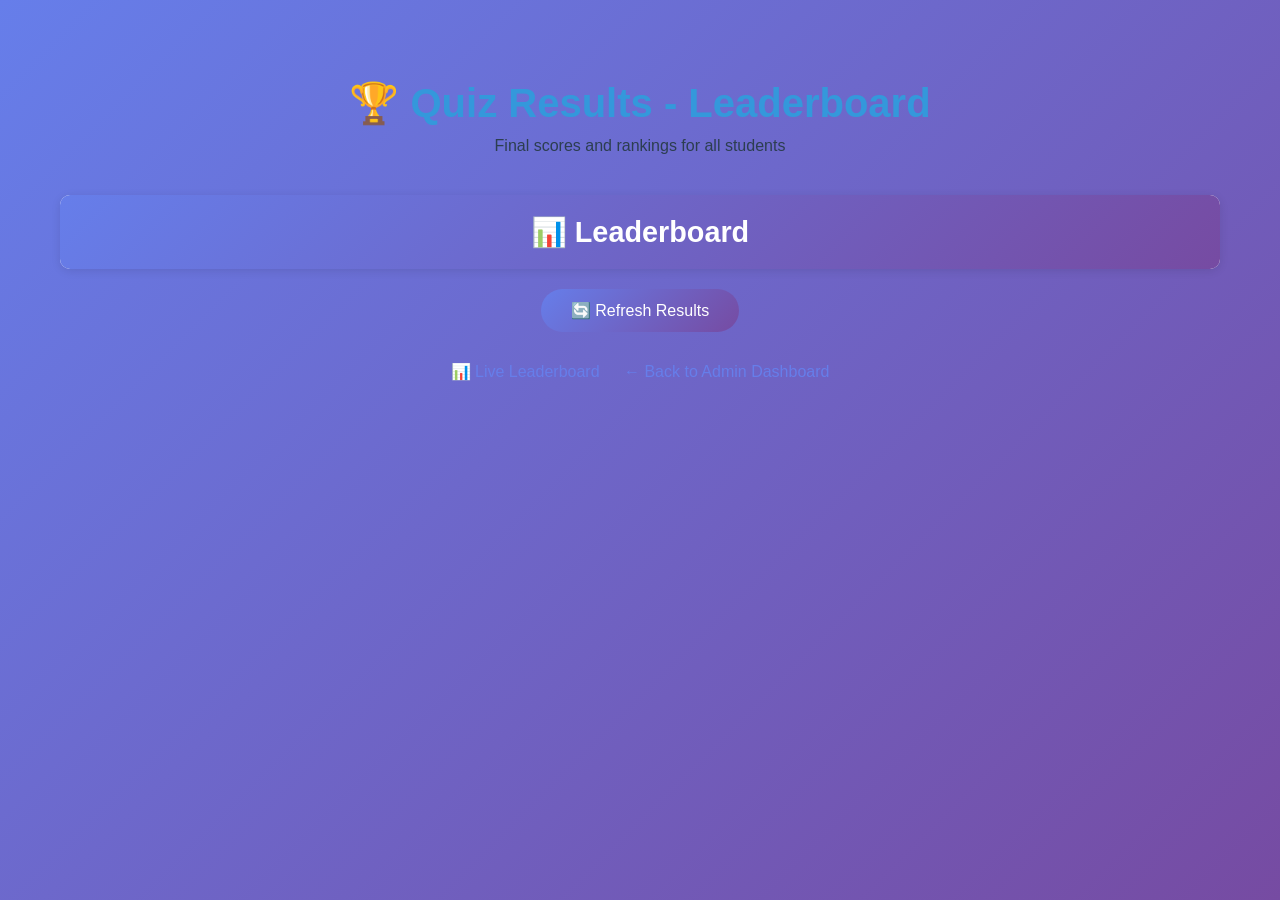
<file: frontend/pages/results.html>
<!DOCTYPE html>
<html lang="en">
<head>
    <meta charset="UTF-8">
    <meta name="viewport" content="width=device-width, initial-scale=1.0">
    <title>Quiz Results - Result Board</title>
    <link rel="stylesheet" href="../styles/admin.css">
    <style>
        .results-container {
            max-width: 1200px;
            margin: 40px auto;
            padding: 20px;
        }

        .page-header {
            text-align: center;
            margin-bottom: 40px;
            color: #2c3e50;
        }

        .page-header h1 {
            font-size: 2.5em;
            margin-bottom: 10px;
            color: #3498db;
        }

        .stats-cards {
            display: grid;
            grid-template-columns: repeat(auto-fit, minmax(200px, 1fr));
            gap: 20px;
            margin-bottom: 40px;
        }

        .stat-card {
            background: linear-gradient(135deg, #667eea 0%, #764ba2 100%);
            color: white;
            padding: 25px;
            border-radius: 10px;
            text-align: center;
            box-shadow: 0 4px 6px rgba(0,0,0,0.1);
        }

        .stat-card h3 {
            font-size: 0.9em;
            margin-bottom: 10px;
            opacity: 0.9;
        }

        .stat-card .value {
            font-size: 2.5em;
            font-weight: bold;
        }

        .leaderboard {
            background: white;
            border-radius: 10px;
            box-shadow: 0 2px 10px rgba(0,0,0,0.1);
            overflow: hidden;
        }

        .leaderboard-header {
            background: linear-gradient(135deg, #667eea 0%, #764ba2 100%);
            color: white;
            padding: 20px;
            text-align: center;
        }

        .leaderboard-header h2 {
            margin: 0;
            font-size: 1.8em;
        }

        .results-table {
            width: 100%;
            border-collapse: collapse;
        }

        .results-table thead {
            background: #f8f9fa;
        }

        .results-table th {
            padding: 15px;
            text-align: left;
            font-weight: 600;
            color: #2c3e50;
            border-bottom: 2px solid #e0e0e0;
        }

        .results-table td {
            padding: 15px;
            border-bottom: 1px solid #f0f0f0;
        }

        .results-table tbody tr:hover {
            background: #f8f9fa;
        }

        .rank {
            font-weight: bold;
            font-size: 1.2em;
        }

        .rank-1 { color: #FFD700; } /* Gold */
        .rank-2 { color: #C0C0C0; } /* Silver */
        .rank-3 { color: #CD7F32; } /* Bronze */

        .medal {
            font-size: 1.5em;
            margin-right: 5px;
        }

        .score-badge {
            display: inline-block;
            padding: 5px 15px;
            border-radius: 20px;
            font-weight: bold;
            background: #e8f5e9;
            color: #2e7d32;
        }

        .score-excellent { background: #e8f5e9; color: #2e7d32; }
        .score-good { background: #fff3e0; color: #f57c00; }
        .score-average { background: #fce4ec; color: #c2185b; }

        .percentage-bar {
            width: 100%;
            height: 20px;
            background: #e0e0e0;
            border-radius: 10px;
            overflow: hidden;
            position: relative;
        }

        .percentage-fill {
            height: 100%;
            background: linear-gradient(90deg, #667eea 0%, #764ba2 100%);
            transition: width 0.5s ease;
            display: flex;
            align-items: center;
            justify-content: flex-end;
            padding-right: 8px;
            color: white;
            font-size: 0.8em;
            font-weight: bold;
        }

        .no-results {
            text-align: center;
            padding: 60px 20px;
            color: #999;
        }

        .no-results-icon {
            font-size: 4em;
            margin-bottom: 20px;
        }

        .refresh-btn {
            background: linear-gradient(135deg, #667eea 0%, #764ba2 100%);
            color: white;
            border: none;
            padding: 12px 30px;
            border-radius: 25px;
            cursor: pointer;
            font-size: 1em;
            margin: 20px auto;
            display: block;
            transition: transform 0.2s;
        }

        .refresh-btn:hover {
            transform: scale(1.05);
        }

        .loading {
            text-align: center;
            padding: 40px;
            font-size: 1.2em;
            color: #667eea;
        }

        .student-name {
            font-weight: 600;
            color: #2c3e50;
        }

        .timestamp {
            text-align: center;
            color: #999;
            font-size: 0.9em;
            margin-top: 20px;
        }
    </style>
</head>
<body>
    <div class="results-container">
        <div class="page-header">
            <h1>🏆 Quiz Results - Leaderboard</h1>
            <p>Final scores and rankings for all students</p>
        </div>

        <div id="statsSection" class="stats-cards" style="display: none;">
            <div class="stat-card">
                <h3>Total Students</h3>
                <div class="value" id="totalStudents">0</div>
            </div>
            <div class="stat-card">
                <h3>Total Questions</h3>
                <div class="value" id="totalQuestions">0</div>
            </div>
            <div class="stat-card">
                <h3>Average Score</h3>
                <div class="value" id="averageScore">0%</div>
            </div>
            <div class="stat-card">
                <h3>Highest Score</h3>
                <div class="value" id="highestScore">0</div>
            </div>
        </div>

        <div class="leaderboard">
            <div class="leaderboard-header">
                <h2>📊 Leaderboard</h2>
            </div>
            
            <div id="loadingSection" class="loading">
                <p>⏳ Loading results...</p>
            </div>

            <div id="noResultsSection" class="no-results" style="display: none;">
                <div class="no-results-icon">📭</div>
                <h3>No Results Yet</h3>
                <p>No students have completed the quiz yet.</p>
            </div>

            <div id="resultsTableSection" style="display: none;">
                <table class="results-table">
                    <thead>
                        <tr>
                            <th>Rank</th>
                            <th>Student Name</th>
                            <th>Score</th>
                            <th>Percentage</th>
                            <th>Progress</th>
                        </tr>
                    </thead>
                    <tbody id="resultsTableBody">
                        <!-- Results will be inserted here -->
                    </tbody>
                </table>
            </div>
        </div>

        <button class="refresh-btn" onclick="loadResults()">🔄 Refresh Results</button>

        <div class="timestamp" id="timestampSection"></div>

        <div style="text-align: center; margin-top: 30px;">
            <a href="leaderboard.html" style="color: #667eea; text-decoration: none; margin-right: 20px;">📊 Live Leaderboard</a>
            <a href="#" id="backLink" style="color: #667eea; text-decoration: none;">← Back</a>
        </div>
    </div>

    <script type="module" src="../js/results/results-app.js"></script>
    <script>
        // Determine where to navigate back to
        window.addEventListener('DOMContentLoaded', () => {
            const backLink = document.getElementById('backLink');
            const urlParams = new URLSearchParams(window.location.search);
            const source = urlParams.get('source');
            
            // Check if coming from student submission page
            if (source === 'student' || document.referrer.includes('submission.html') || document.referrer.includes('student.html')) {
                backLink.href = '../index.html';
                backLink.textContent = '← Back to Home';
            } else {
                backLink.href = 'admin.html';
                backLink.textContent = '← Back to Admin Dashboard';
            }
        });
    </script>
</body>
</html>
</file>
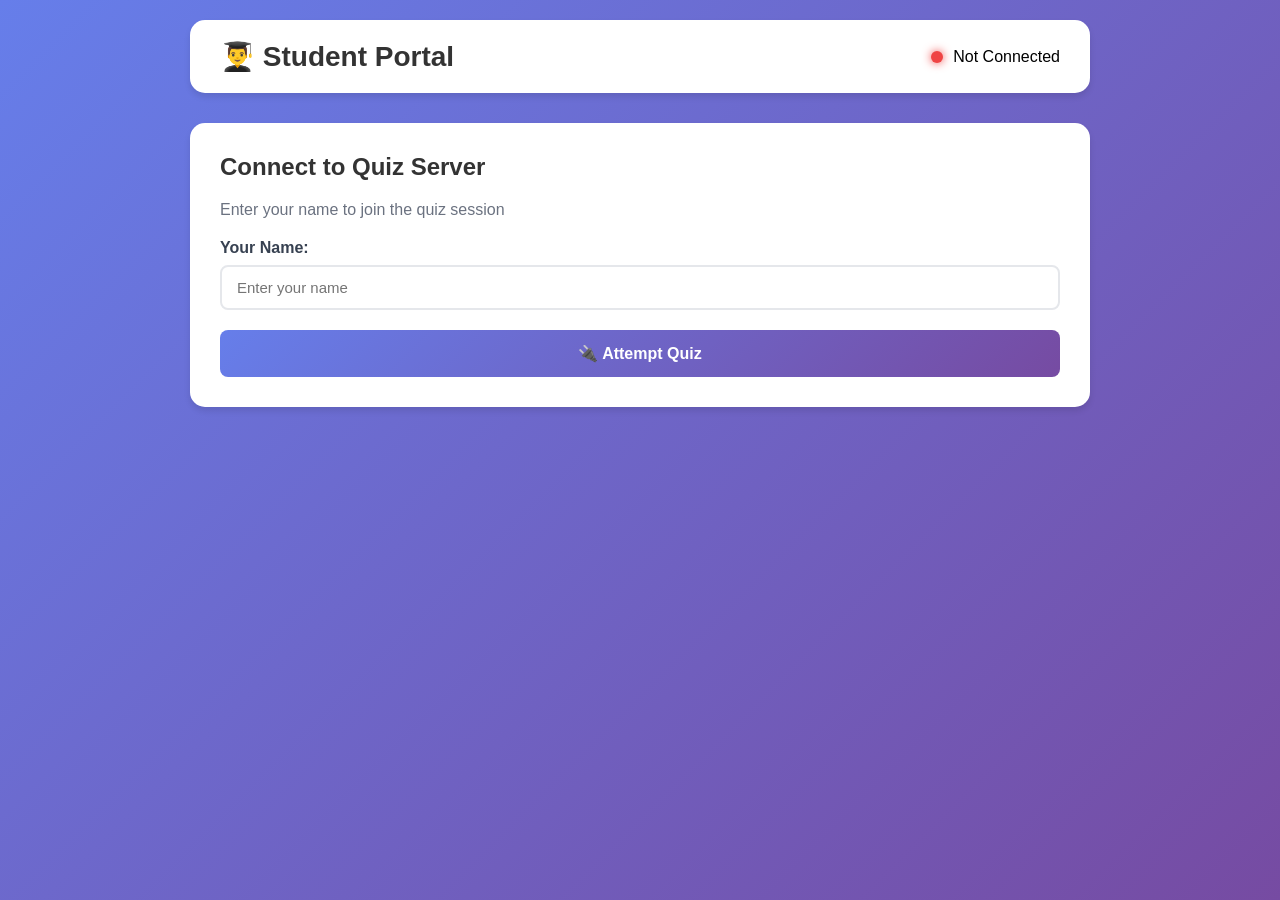
<file: frontend/pages/student.html>
<!DOCTYPE html>
<html lang="en">
<head>
    <meta charset="UTF-8">
    <meta name="viewport" content="width=device-width, initial-scale=1.0">
    <title>Student Portal - Quiz System</title>
    <link rel="stylesheet" href="../styles/student.css">
</head>
<body>
    <div class="container">
        <header>
            <h1>👨‍🎓 Student Portal</h1>
            <div class="connection-status">
                <span id="connection-indicator" class="status-dot offline"></span>
                <span id="connection-text">Not Connected</span>
            </div>
        </header>

        <main>
            <!-- Connection Section -->
            <section id="connection-section" class="card">
                <h2>Connect to Quiz Server</h2>
                <p style="color: #6b7280; margin-bottom: 20px;">
                    Enter your name to join the quiz session
                </p>
                <form id="connection-form">
                    <div class="form-group">
                        <label>Your Name:</label>
                        <input 
                            type="text" 
                            id="student-name" 
                            placeholder="Enter your name" 
                            required
                            autocomplete="off"
                        >
                    </div>
                   
                    <button type="submit" class="btn btn-primary">
                        🔌 Attempt Quiz
                    </button>
                </form>
                
            </section>

            <!-- Waiting Section -->
            <section id="waiting-section" class="card" style="display: none;">
                <div class="waiting-content">
                    <div class="spinner"></div>
                    <h2>Connected! 🎉</h2>
                    <p>Waiting for the quiz to start...</p>
                    <p class="student-name-display"></p>
                  
                </div>
            </section>

            <!-- Quiz Section -->
            <section id="quiz-section" class="card" style="display: none;">
                <div class="quiz-header">
                    <h2>📝 Quiz in Progress</h2>
                    <div class="quiz-info">
                        <span>Answered: <span id="current-question">0</span> / <span id="total-questions">0</span></span>
                    </div>
                </div>
                <div id="questions-container"></div>
                <button id="submit-answers-btn" class="btn btn-primary" disabled>
                    Submit Answers
                </button>
                <p style="text-align: center; color: #6b7280; margin-top: 15px; font-size: 14px;">
                    Answer all questions to enable submission
                </p>
            </section>
        </main>
    </div>
  


    <script type="module" src="../js/student/app.js"></script>
</body>
</html>
</file>
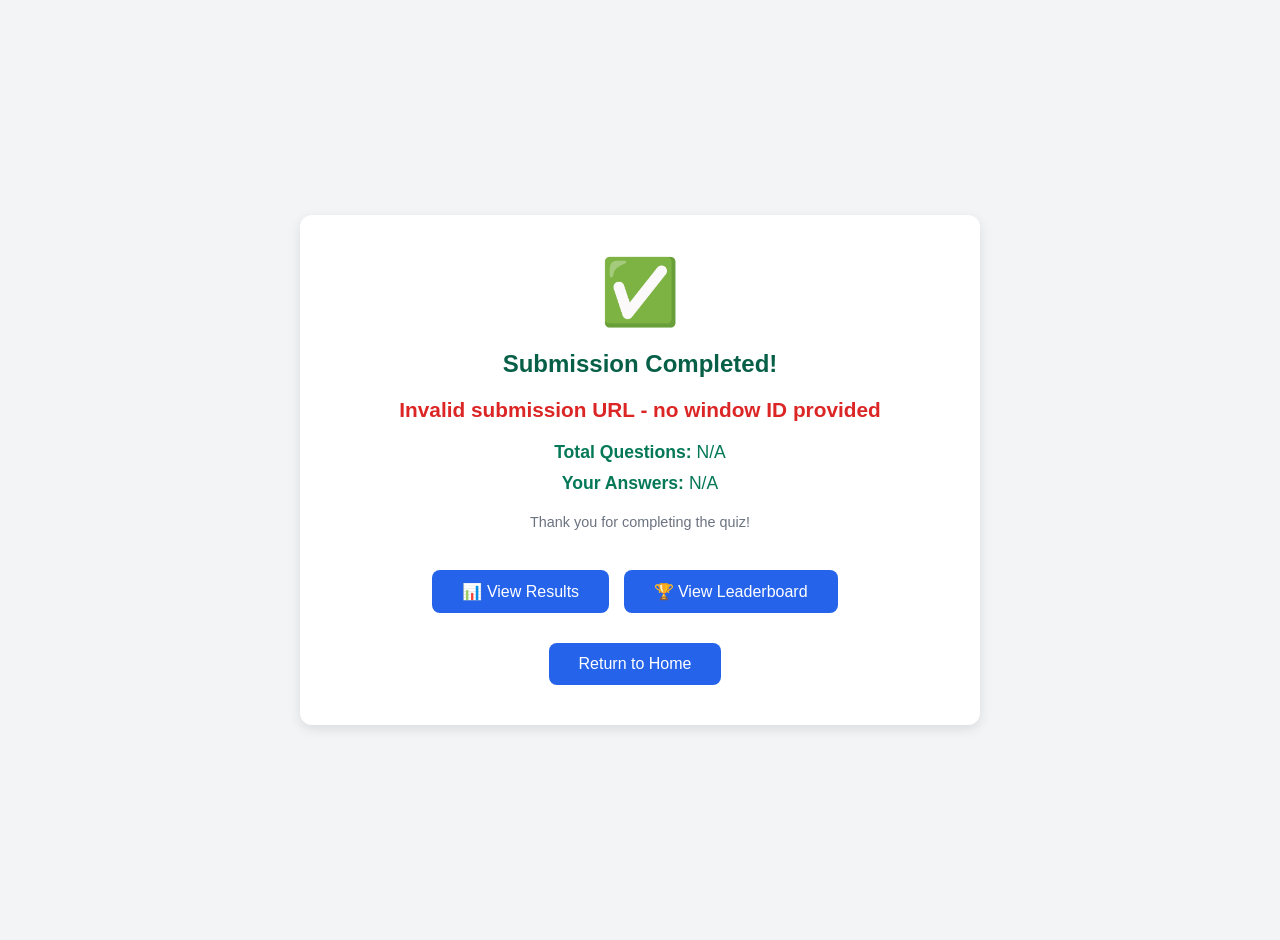
<file: frontend/pages/submission.html>
<!DOCTYPE html>
<html lang="en">
<head>
<meta charset="UTF-8">
<title>Quiz Submission</title>
<style>
  body { 
    font-family: sans-serif; 
    background: #f3f4f6; 
    display: flex; 
    justify-content: center; 
    align-items: center; 
    min-height: 100vh; 
    margin: 0;
    padding: 20px;
  }
  .container { 
    background: #fff; 
    padding: 40px; 
    border-radius: 12px; 
    text-align: center; 
    box-shadow: 0 4px 12px rgba(0,0,0,0.1); 
    max-width: 600px;
    width: 100%;
  }
  h2 { 
    color: #065f46; 
    margin-bottom: 20px;
  }
  .success-icon {
    font-size: 4em;
    margin-bottom: 20px;
  }
  p { 
    color: #047857; 
    font-size: 1.1em; 
    margin: 10px 0; 
  }
  .student-name {
    font-size: 1.3em;
    font-weight: bold;
    color: #2563eb;
    margin: 20px 0;
  }
  .score-display {
    margin: 30px 0;
    padding: 25px;
    background: linear-gradient(135deg, #667eea 0%, #764ba2 100%);
    border-radius: 10px;
    color: white;
  }
  .score-display h3 {
    margin: 0 0 15px 0;
    font-size: 1.2em;
  }
  .score-value {
    font-size: 3em;
    font-weight: bold;
    margin: 10px 0;
  }
  .percentage {
    font-size: 1.5em;
    opacity: 0.9;
  }
  .loading {
    padding: 20px;
    color: #6b7280;
  }
  .loading-spinner {
    border: 4px solid #f3f4f6;
    border-top: 4px solid #2563eb;
    border-radius: 50%;
    width: 40px;
    height: 40px;
    animation: spin 1s linear infinite;
    margin: 20px auto;
  }
  @keyframes spin {
    0% { transform: rotate(0deg); }
    100% { transform: rotate(360deg); }
  }
  button { 
    margin-top: 30px; 
    padding: 12px 30px; 
    background: #2563eb; 
    color: #fff; 
    border: none; 
    border-radius: 8px; 
    cursor: pointer; 
    font-size: 1em;
    transition: background 0.3s;
    margin-right: 10px;
  }
  button:hover {
    background: #1d4ed8;
  }
  button.secondary {
    background: #6b7280;
  }
  button.secondary:hover {
    background: #4b5563;
  }
  .error {
    color: #dc2626;
  }
  .stats-grid {
    display: grid;
    grid-template-columns: repeat(2, 1fr);
    gap: 15px;
    margin: 20px 0;
  }
  .stat-box {
    padding: 15px;
    background: #f9fafb;
    border-radius: 8px;
    border-left: 4px solid #2563eb;
  }
  .stat-label {
    font-size: 0.9em;
    color: #6b7280;
    margin-bottom: 5px;
  }
  .stat-value {
    font-size: 1.5em;
    font-weight: bold;
    color: #1f2937;
  }
</style>
</head>
<body>
<div class="container">
  <div class="success-icon">✅</div>
  <h2>Submission Completed!</h2>
  <div class="student-name" id="student-name"></div>
  <p><strong>Total Questions:</strong> <span id="total-questions">-</span></p>
  <p><strong>Your Answers:</strong> <span id="total-answered">-</span></p>
  <p style="font-size: 0.9em; color: #6b7280; margin-top: 20px;">
    Thank you for completing the quiz!
  </p>
  <button id="view-results-btn" style="margin-right: 10px;">📊 View Results</button>
  <button id="view-leaderboard-btn">🏆 View Leaderboard</button>
  <button id="close-quiz-btn">Return to Home</button>
  
  <!-- Debug info (can be removed in production) -->
  <div class="debug-info" id="debug-info"></div>
</div>

<script type="module">
import { API_ENDPOINTS } from '../js/api/endpoints.js';

(async function() {
  'use strict';
  
  const urlParams = new URLSearchParams(window.location.search);
  const windowId = urlParams.get('w');
  
  console.log('📊 Submission page loaded, Window ID:', windowId);
  
  if (!windowId) {
    showError('Invalid submission URL - no window ID provided');
    return;
  }

  const storageKey = `quiz_${windowId}`;
  const dataStr = sessionStorage.getItem(storageKey);
  
  if (!dataStr) {
    showError('No submission data found');
    return;
  }

  try {
    const data = JSON.parse(dataStr);
    console.log('✅ Submission data:', data);
    
    // Call evaluation API
    await evaluateAnswers(data);
    
    // Clean up session storage
    sessionStorage.removeItem(storageKey);
    
  } catch (e) {
    console.error('❌ Error:', e);
    showError('Failed to process submission: ' + e.message);
  }

  async function evaluateAnswers(data) {
    try {
      const response = await fetch(API_ENDPOINTS.EVALUATE, {
        method: 'POST',
        headers: {
          'Content-Type': 'application/json',
        },
        body: JSON.stringify({
          studentName: data.studentName,
          answers: data.answers
        })
      });

      if (!response.ok) {
        throw new Error(`Server error: ${response.status}`);
      }

      const result = await response.json();
      console.log('📊 Evaluation result:', result);

      if (result.success) {
        displayResults(data, result);
      } else {
        throw new Error(result.message || 'Evaluation failed');
      }

    } catch (error) {
      console.error('❌ Evaluation error:', error);
      // Still show submission success but without score
      displayResults(data, null);
    }
  }

  function displayResults(data, evaluation) {
    document.getElementById('evaluating-section').style.display = 'none';
    document.getElementById('results-section').style.display = 'block';

    document.getElementById('student-name').textContent = data.studentName;
    document.getElementById('total-questions').textContent = data.totalQuestions;
    document.getElementById('total-answered').textContent = data.totalAnswered;

    if (evaluation) {
      document.getElementById('score-display').textContent = 
        `${evaluation.score} / ${evaluation.totalQuestions}`;
      document.getElementById('percentage-display').textContent = 
        `${evaluation.percentage.toFixed(1)}%`;
      
      // Store evaluation data for the evaluation page - include answers and detailed results
      sessionStorage.setItem('evaluation_data', JSON.stringify({
        studentName: data.studentName,
        answers: data.answers,
        score: evaluation.score,
        totalQuestions: evaluation.totalQuestions,
        percentage: evaluation.percentage,
        detailedResults: evaluation.detailedResults || {}
      }));
    } else {
      document.getElementById('score-display').textContent = 'Evaluating...';
      document.getElementById('percentage-display').textContent = 
        'Results will be available shortly';
    }
  }

  function showError(message) {
    document.getElementById('student-name').textContent = message;
    document.getElementById('student-name').classList.add('error');
    document.getElementById('total-questions').textContent = 'N/A';
    document.getElementById('total-answered').textContent = 'N/A';
    debugInfo.innerHTML += `<br><span class="error">Error: ${message}</span>`;
  }
  
  // Store student name for results page
  let currentStudentName = null;
  
  document.getElementById('view-results-btn').onclick = () => {
    if (currentStudentName) {
      window.location.href = `result.html?student=${encodeURIComponent(currentStudentName)}`;
    } else {
      alert('Student name not available. Please wait for results to be evaluated.');
    }
  };
  
  document.getElementById('view-leaderboard-btn').onclick = () => {
    window.location.href = 'leaderboard.html';
  };
  
  document.getElementById('close-quiz-btn').onclick = () => {
    console.log('🏠 Returning to home page');
    
    // Clean up any remaining quiz data
    const keys = Object.keys(sessionStorage);
    keys.forEach(key => {
      if (key.startsWith('quiz_')) {
        sessionStorage.removeItem(key);
      }
    });
    window.location.href = "../index.html";
  };
  
  // Update currentStudentName when data is loaded
  if (windowId) {
    const storageKey = `quiz_${windowId}`;
    const dataStr = sessionStorage.getItem(storageKey);
    if (dataStr) {
      try {
        const data = JSON.parse(dataStr);
        currentStudentName = data.studentName;
        sessionStorage.setItem('studentName', currentStudentName);
      } catch (e) {
        console.error('Error storing student name:', e);
      }
    }
  }
})();
</script>
</body>
</html>
</file>
<file: frontend/styles/main.css>
/* Landing Page Styles */
* {
  margin: 0;
  padding: 0;
  box-sizing: border-box;
}

body {
  font-family: 'Segoe UI', Tahoma, Geneva, Verdana, sans-serif;
  background: linear-gradient(135deg, #667eea 0%, #764ba2 100%);
  min-height: 100vh;
  display: flex;
  align-items: center;
  justify-content: center;
  padding: 20px;
}

.container {
  max-width: 1200px;
  width: 100%;
}

header {
  text-align: center;
  margin-bottom: 50px;
  color: white;
}

header h1 {
  font-size: 48px;
  margin-bottom: 10px;
  text-shadow: 2px 2px 4px rgba(0, 0, 0, 0.2);
}

.subtitle {
  font-size: 20px;
  opacity: 0.9;
}

.landing-page {
  background: white;
  padding: 50px;
  border-radius: 20px;
  box-shadow: 0 10px 30px rgba(0, 0, 0, 0.2);
}

.role-selection {
  margin-bottom: 50px;
}

.role-selection h2 {
  text-align: center;
  color: #1f2937;
  font-size: 32px;
  margin-bottom: 40px;
}

.role-cards {
  display: grid;
  grid-template-columns: repeat(2, 1fr);
  gap: 30px;
}

.role-card {
  background: linear-gradient(135deg, #f9fafb 0%, #ffffff 100%);
  padding: 40px;
  border-radius: 15px;
  text-align: center;
  cursor: pointer;
  transition: all 0.3s ease;
  border: 3px solid #e5e7eb;
  text-decoration: none;
  color: inherit;
  position: relative;
  overflow: hidden;
}

.role-card::before {
  content: '';
  position: absolute;
  top: 0;
  left: 0;
  right: 0;
  bottom: 0;
  background: linear-gradient(135deg, #667eea 0%, #764ba2 100%);
  opacity: 0;
  transition: opacity 0.3s;
  z-index: 0;
}

.role-card:hover::before {
  opacity: 0.1;
}

.role-card:hover {
  transform: translateY(-10px);
  box-shadow: 0 15px 30px rgba(102, 126, 234, 0.3);
  border-color: #667eea;
}

.role-card > * {
  position: relative;
  z-index: 1;
}

.card-icon {
  font-size: 80px;
  margin-bottom: 20px;
}

.role-card h3 {
  color: #1f2937;
  font-size: 28px;
  margin-bottom: 15px;
}

.role-card p {
  color: #6b7280;
  font-size: 16px;
  margin-bottom: 15px;
  line-height: 1.6;
}

.badge {
  display: inline-block;
  background: #667eea;
  color: white;
  padding: 6px 16px;
  border-radius: 20px;
  font-size: 13px;
  font-weight: 600;
}

/* Features Section */
.features {
  border-top: 2px solid #e5e7eb;
  padding-top: 40px;
}

.features h3 {
  text-align: center;
  color: #1f2937;
  font-size: 28px;
  margin-bottom: 30px;
}

.feature-list {
  display: grid;
  grid-template-columns: repeat(4, 1fr);
  gap: 20px;
}

.feature-item {
  text-align: center;
  padding: 20px;
  background: #f9fafb;
  border-radius: 10px;
  transition: all 0.3s;
}

.feature-item:hover {
  transform: translateY(-5px);
  box-shadow: 0 8px 16px rgba(0, 0, 0, 0.1);
}

.feature-item span {
  font-size: 40px;
  display: block;
  margin-bottom: 10px;
}

.feature-item p {
  color: #4b5563;
  font-size: 14px;
  font-weight: 500;
}

/* Responsive */
@media (max-width: 1024px) {
  .role-cards {
    grid-template-columns: 1fr;
  }

  .feature-list {
    grid-template-columns: repeat(2, 1fr);
  }
}

@media (max-width: 768px) {
  header h1 {
    font-size: 32px;
  }

  .subtitle {
    font-size: 16px;
  }

  .landing-page {
    padding: 30px 20px;
  }

  .role-selection h2,
  .features h3 {
    font-size: 24px;
  }

  .feature-list {
    grid-template-columns: 1fr;
  }

  .card-icon {
    font-size: 60px;
  }

  .role-card h3 {
    font-size: 22px;
  }
}
</file>
<file: frontend/styles/admin.css>
/* Admin Dashboard Styles */
* {
  margin: 0;
  padding: 0;
  box-sizing: border-box;
}

body {
  font-family: 'Segoe UI', Tahoma, Geneva, Verdana, sans-serif;
  background: linear-gradient(135deg, #667eea 0%, #764ba2 100%);
  min-height: 100vh;
  padding: 20px;
}

.container {
  max-width: 1400px;
  margin: 0 auto;
}

header {
  background: white;
  padding: 20px 30px;
  border-radius: 15px;
  box-shadow: 0 4px 6px rgba(0, 0, 0, 0.1);
  margin-bottom: 30px;
  display: flex;
  justify-content: space-between;
  align-items: center;
}

header h1 {
  color: #333;
  font-size: 28px;
}

.server-status {
  display: flex;
  align-items: center;
  gap: 10px;
}

.status-dot {
  width: 12px;
  height: 12px;
  border-radius: 50%;
  animation: pulse 2s infinite;
}

.status-dot.online {
  background: #10b981;
  box-shadow: 0 0 10px #10b981;
}

.status-dot.offline {
  background: #ef4444;
  box-shadow: 0 0 10px #ef4444;
}

@keyframes pulse {
  0%, 100% { opacity: 1; }
  50% { opacity: 0.5; }
}

main {
  display: grid;
  grid-template-columns: 1fr 1fr;
  gap: 20px;
}

.question-management {
  grid-column: 1 / -1;
}

.card {
  background: white;
  padding: 25px;
  border-radius: 15px;
  box-shadow: 0 4px 6px rgba(0, 0, 0, 0.1);
}

.card h2 {
  color: #333;
  margin-bottom: 20px;
  font-size: 22px;
  display: flex;
  align-items: center;
  gap: 10px;
}

.card-header {
  display: flex;
  justify-content: space-between;
  align-items: center;
  margin-bottom: 20px;
}

.card-header h2 {
  margin: 0;
}

/* Buttons */
.btn {
  padding: 12px 24px;
  border: none;
  border-radius: 8px;
  font-size: 16px;
  font-weight: 600;
  cursor: pointer;
  transition: all 0.3s ease;
  display: inline-flex;
  align-items: center;
  gap: 8px;
}

.btn:disabled {
  opacity: 0.5;
  cursor: not-allowed;
}

.btn-primary {
  background: linear-gradient(135deg, #667eea 0%, #764ba2 100%);
  color: white;
}

.btn-primary:hover:not(:disabled) {
  transform: translateY(-2px);
  box-shadow: 0 6px 12px rgba(102, 126, 234, 0.4);
}

.btn-secondary {
  background: #6b7280;
  color: white;
}

.btn-secondary:hover {
  background: #4b5563;
}

.btn-success {
  background: #10b981;
  color: white;
}

.btn-success:hover {
  background: #059669;
  transform: translateY(-2px);
}

.btn-info {
  background: #0ea5e9;
  color: white;
  text-decoration: none;
  display: inline-flex;
  align-items: center;
  justify-content: center;
}

.btn-info:hover {
  background: #0284c7;
  transform: translateY(-2px);
}

.btn-icon {
  background: none;
  border: none;
  font-size: 20px;
  cursor: pointer;
  padding: 8px;
  border-radius: 6px;
  transition: all 0.2s;
}

.btn-icon:hover {
  background: #f3f4f6;
}

.edit-btn:hover {
  background: #dbeafe;
}

.delete-btn:hover {
  background: #fee2e2;
}

.button-group {
  display: flex;
  gap: 10px;
  margin-top: 15px;
  flex-wrap: wrap;
}

/* Server Info */
.server-info {
  background: #f9fafb;
  padding: 15px;
  border-radius: 8px;
  margin-bottom: 15px;
}

.server-info p {
  margin: 8px 0;
  color: #4b5563;
}

.server-info strong {
  color: #1f2937;
}

.server-info span {
  color: #667eea;
  font-weight: 600;
}

/* Questions List */
.questions-list {
  max-height: 500px;
  overflow-y: auto;
}

.question-item {
  background: #f9fafb;
  padding: 20px;
  border-radius: 10px;
  margin-bottom: 15px;
  border-left: 4px solid #667eea;
  transition: all 0.3s;
}

.question-item:hover {
  transform: translateX(5px);
  box-shadow: 0 4px 8px rgba(0, 0, 0, 0.1);
}

.question-header {
  display: flex;
  gap: 15px;
  align-items: flex-start;
  margin-bottom: 12px;
}

.question-number {
  background: #667eea;
  color: white;
  padding: 6px 12px;
  border-radius: 6px;
  font-weight: 600;
  font-size: 14px;
  flex-shrink: 0;
}

.question-text {
  flex: 1;
  color: #1f2937;
  font-size: 16px;
  font-weight: 500;
}

.question-options {
  display: grid;
  grid-template-columns: 1fr 1fr;
  gap: 10px;
  margin-bottom: 12px;
}

.option {
  background: white;
  padding: 10px 15px;
  border-radius: 6px;
  font-size: 14px;
  color: #4b5563;
  border: 2px solid #e5e7eb;
}

.option.correct {
  background: #d1fae5;
  border-color: #10b981;
  color: #065f46;
  font-weight: 600;
}

.question-actions {
  display: flex;
  gap: 8px;
  justify-content: flex-end;
}

/* Students List */
.students-list {
  max-height: 400px;
  overflow-y: auto;
}

.student-item {
  background: #f9fafb;
  padding: 15px;
  border-radius: 10px;
  margin-bottom: 10px;
  display: flex;
  justify-content: space-between;
  align-items: center;
}

.student-info {
  display: flex;
  align-items: center;
  gap: 15px;
}

.student-avatar {
  width: 45px;
  height: 45px;
  border-radius: 50%;
  background: linear-gradient(135deg, #667eea 0%, #764ba2 100%);
  color: white;
  display: flex;
  align-items: center;
  justify-content: center;
  font-weight: 600;
  font-size: 18px;
}

.student-name {
  font-weight: 600;
  color: #1f2937;
  margin-bottom: 4px;
}

.student-status {
  font-size: 13px;
  color: #10b981;
}

/* Activity Log */
.activity-log {
  max-height: 300px;
  overflow-y: auto;
  background: #f9fafb;
  padding: 15px;
  border-radius: 8px;
  font-family: 'Courier New', monospace;
  font-size: 13px;
}

.log-entry {
  padding: 8px 0;
  border-bottom: 1px solid #e5e7eb;
  color: #4b5563;
}

.log-entry:last-child {
  border-bottom: none;
}

.timestamp {
  color: #667eea;
  font-weight: 600;
  margin-right: 8px;
}

/* Empty State */
.empty-state {
  text-align: center;
  padding: 60px 20px;
  color: #6b7280;
}

.empty-state p:first-child {
  font-size: 20px;
  margin-bottom: 10px;
}

.hint {
  font-size: 14px;
  color: #9ca3af;
}

.loading {
  text-align: center;
  padding: 40px;
  color: #6b7280;
  font-size: 16px;
}

.error {
  color: #ef4444;
  text-align: center;
  padding: 20px;
}

/* Modal */
.modal {
  display: none;
  position: fixed;
  z-index: 1000;
  left: 0;
  top: 0;
  width: 100%;
  height: 100%;
  background-color: rgba(0, 0, 0, 0.5);
  animation: fadeIn 0.3s;
}

@keyframes fadeIn {
  from { opacity: 0; }
  to { opacity: 1; }
}

.modal-content {
  background-color: white;
  margin: 50px auto;
  padding: 0;
  border-radius: 15px;
  width: 90%;
  max-width: 600px;
  animation: slideDown 0.3s;
}

@keyframes slideDown {
  from {
    transform: translateY(-50px);
    opacity: 0;
  }
  to {
    transform: translateY(0);
    opacity: 1;
  }
}

.modal-header {
  padding: 25px 30px;
  border-bottom: 2px solid #f3f4f6;
  display: flex;
  justify-content: space-between;
  align-items: center;
}

.modal-header h2 {
  margin: 0;
  color: #1f2937;
}

.close {
  color: #9ca3af;
  font-size: 32px;
  font-weight: bold;
  cursor: pointer;
  transition: color 0.2s;
  line-height: 1;
}

.close:hover {
  color: #ef4444;
}

.modal-body {
  padding: 30px;
}

.form-group {
  margin-bottom: 20px;
}

.form-group label {
  display: block;
  margin-bottom: 8px;
  color: #374151;
  font-weight: 600;
}

.form-group input,
.form-group textarea,
.form-group select {
  width: 100%;
  padding: 12px 15px;
  border: 2px solid #e5e7eb;
  border-radius: 8px;
  font-size: 15px;
  font-family: inherit;
  transition: border-color 0.3s;
}

.form-group input:focus,
.form-group textarea:focus,
.form-group select:focus {
  outline: none;
  border-color: #667eea;
}

.form-group textarea {
  resize: vertical;
  min-height: 80px;
}

.modal-actions {
  display: flex;
  gap: 10px;
  justify-content: flex-end;
  margin-top: 30px;
}

/* Scrollbar Styling */
::-webkit-scrollbar {
  width: 8px;
}

::-webkit-scrollbar-track {
  background: #f1f1f1;
  border-radius: 10px;
}

::-webkit-scrollbar-thumb {
  background: #667eea;
  border-radius: 10px;
}

::-webkit-scrollbar-thumb:hover {
  background: #5568d3;
}

/* Quick Actions Section */
.quick-actions {
  margin-bottom: 30px;
}

.action-buttons {
  display: grid;
  grid-template-columns: repeat(auto-fit, minmax(300px, 1fr));
  gap: 20px;
  margin-top: 20px;
}

.action-card {
  background: linear-gradient(135deg, #667eea 0%, #764ba2 100%);
  color: white;
  padding: 30px;
  border-radius: 15px;
  cursor: pointer;
  transition: all 0.3s ease;
  text-decoration: none;
  display: block;
  position: relative;
  overflow: hidden;
}

.action-card::before {
  content: '';
  position: absolute;
  top: 0;
  left: 0;
  width: 100%;
  height: 100%;
  background: rgba(255, 255, 255, 0.1);
  transform: translateX(-100%);
  transition: transform 0.3s ease;
}

.action-card:hover::before {
  transform: translateX(0);
}

.action-card:hover {
  transform: translateY(-5px);
  box-shadow: 0 10px 20px rgba(0, 0, 0, 0.2);
}

.action-icon {
  font-size: 48px;
  margin-bottom: 15px;
}

.action-card h3 {
  margin: 10px 0;
  font-size: 22px;
}

.action-card p {
  opacity: 0.9;
  margin-bottom: 15px;
  font-size: 14px;
}

.action-arrow {
  font-size: 24px;
  font-weight: bold;
  position: absolute;
  right: 30px;
  bottom: 30px;
  transition: transform 0.3s ease;
}

.action-card:hover .action-arrow {
  transform: translateX(5px);
}

#start-quiz-card {
  background: linear-gradient(135deg, #f093fb 0%, #f5576c 100%);
}

/* Responsive */
@media (max-width: 1024px) {
  main {
    grid-template-columns: 1fr;
  }
  
  .action-buttons {
    grid-template-columns: 1fr;
  }
}

@media (max-width: 768px) {
  header {
    flex-direction: column;
    gap: 15px;
    text-align: center;
  }

  .question-options {
    grid-template-columns: 1fr;
  }

  .card-header {
    flex-direction: column;
    gap: 15px;
  }

  .btn {
    width: 100%;
    justify-content: center;
  }
}
</file>
<file: frontend/styles/student.css>
/* Student Portal Styles */
* {
  margin: 0;
  padding: 0;
  box-sizing: border-box;
}

body {
  font-family: 'Segoe UI', Tahoma, Geneva, Verdana, sans-serif;
  background: linear-gradient(135deg, #667eea 0%, #764ba2 100%);
  min-height: 100vh;
  padding: 20px;
}

.container {
  max-width: 900px;
  margin: 0 auto;
}

header {
  background: white;
  padding: 20px 30px;
  border-radius: 15px;
  box-shadow: 0 4px 6px rgba(0, 0, 0, 0.1);
  margin-bottom: 30px;
  display: flex;
  justify-content: space-between;
  align-items: center;
}

header h1 {
  color: #333;
  font-size: 28px;
}

.connection-status {
  display: flex;
  align-items: center;
  gap: 10px;
}

.status-dot {
  width: 12px;
  height: 12px;
  border-radius: 50%;
  animation: pulse 2s infinite;
}

.status-dot.online {
  background: #10b981;
  box-shadow: 0 0 10px #10b981;
}

.status-dot.offline {
  background: #ef4444;
  box-shadow: 0 0 10px #ef4444;
}

@keyframes pulse {
  0%, 100% { opacity: 1; }
  50% { opacity: 0.5; }
}

.card {
  background: white;
  padding: 30px;
  border-radius: 15px;
  box-shadow: 0 4px 6px rgba(0, 0, 0, 0.1);
}

.card h2 {
  color: #333;
  margin-bottom: 20px;
  font-size: 24px;
}

/* Connection Form */
.form-group {
  margin-bottom: 20px;
}

.form-group label {
  display: block;
  margin-bottom: 8px;
  color: #374151;
  font-weight: 600;
}

.form-group input {
  width: 100%;
  padding: 12px 15px;
  border: 2px solid #e5e7eb;
  border-radius: 8px;
  font-size: 15px;
  font-family: inherit;
  transition: border-color 0.3s;
}

.form-group input:focus {
  outline: none;
  border-color: #667eea;
}

.form-group input:read-only {
  background: #f9fafb;
  cursor: not-allowed;
}

.btn {
  width: 100%;
  padding: 14px 24px;
  border: none;
  border-radius: 8px;
  font-size: 16px;
  font-weight: 600;
  cursor: pointer;
  transition: all 0.3s ease;
  display: inline-flex;
  align-items: center;
  justify-content: center;
  gap: 8px;
}

.btn-primary {
  background: linear-gradient(135deg, #667eea 0%, #764ba2 100%);
  color: white;
}

.btn-primary:hover {
  transform: translateY(-2px);
  box-shadow: 0 6px 12px rgba(102, 126, 234, 0.4);
}

/* Waiting Section */
.waiting-content {
  text-align: center;
  padding: 40px 20px;
}

.spinner {
  width: 60px;
  height: 60px;
  margin: 0 auto 30px;
  border: 4px solid #f3f4f6;
  border-top: 4px solid #667eea;
  border-radius: 50%;
  animation: spin 1s linear infinite;
}

@keyframes spin {
  0% { transform: rotate(0deg); }
  100% { transform: rotate(360deg); }
}

.waiting-content h2 {
  color: #10b981;
  margin-bottom: 15px;
}

.waiting-content p {
  color: #6b7280;
  font-size: 16px;
  margin: 10px 0;
}

.student-name-display {
  color: #667eea;
  font-weight: 600;
  font-size: 18px;
}

/* Quiz Section */
.quiz-header {
  display: flex;
  justify-content: space-between;
  align-items: center;
  margin-bottom: 25px;
  padding-bottom: 15px;
  border-bottom: 2px solid #e5e7eb;
}

.quiz-info {
  background: #f3f4f6;
  padding: 8px 16px;
  border-radius: 20px;
  font-weight: 600;
  color: #667eea;
}

#questions-container {
  margin-bottom: 25px;
}

.question-card {
  background: #f9fafb;
  padding: 25px;
  border-radius: 10px;
  margin-bottom: 20px;
  border-left: 4px solid #667eea;
}

.question-card h3 {
  color: #1f2937;
  margin-bottom: 20px;
  font-size: 18px;
  line-height: 1.6;
}

.options-list {
  display: flex;
  flex-direction: column;
  gap: 12px;
}

.option-label {
  background: white;
  padding: 15px 20px;
  border-radius: 8px;
  border: 2px solid #e5e7eb;
  cursor: pointer;
  transition: all 0.3s;
  display: flex;
  align-items: center;
  gap: 12px;
}

.option-label:hover {
  border-color: #667eea;
  transform: translateX(5px);
}

.option-label input[type="radio"] {
  width: 20px;
  height: 20px;
  cursor: pointer;
  accent-color: #667eea;
}

.option-label input[type="radio"]:checked + span {
  color: #667eea;
  font-weight: 600;
}

#submit-answers-btn {
  margin-top: 30px;
}

/* Results Section */
#results-content {
  text-align: center;
  padding: 40px 20px;
}

.score-display {
  font-size: 48px;
  font-weight: 700;
  color: #667eea;
  margin: 20px 0;
}

.result-message {
  font-size: 20px;
  color: #1f2937;
  margin: 15px 0;
}

.result-details {
  background: #f9fafb;
  padding: 20px;
  border-radius: 10px;
  margin-top: 20px;
}

.result-details p {
  margin: 10px 0;
  color: #4b5563;
  font-size: 16px;
}

/* Responsive */
@media (max-width: 768px) {
  header {
    flex-direction: column;
    gap: 15px;
    text-align: center;
  }

  .quiz-header {
    flex-direction: column;
    gap: 15px;
  }

  .card {
    padding: 20px;
  }
}
</file>
